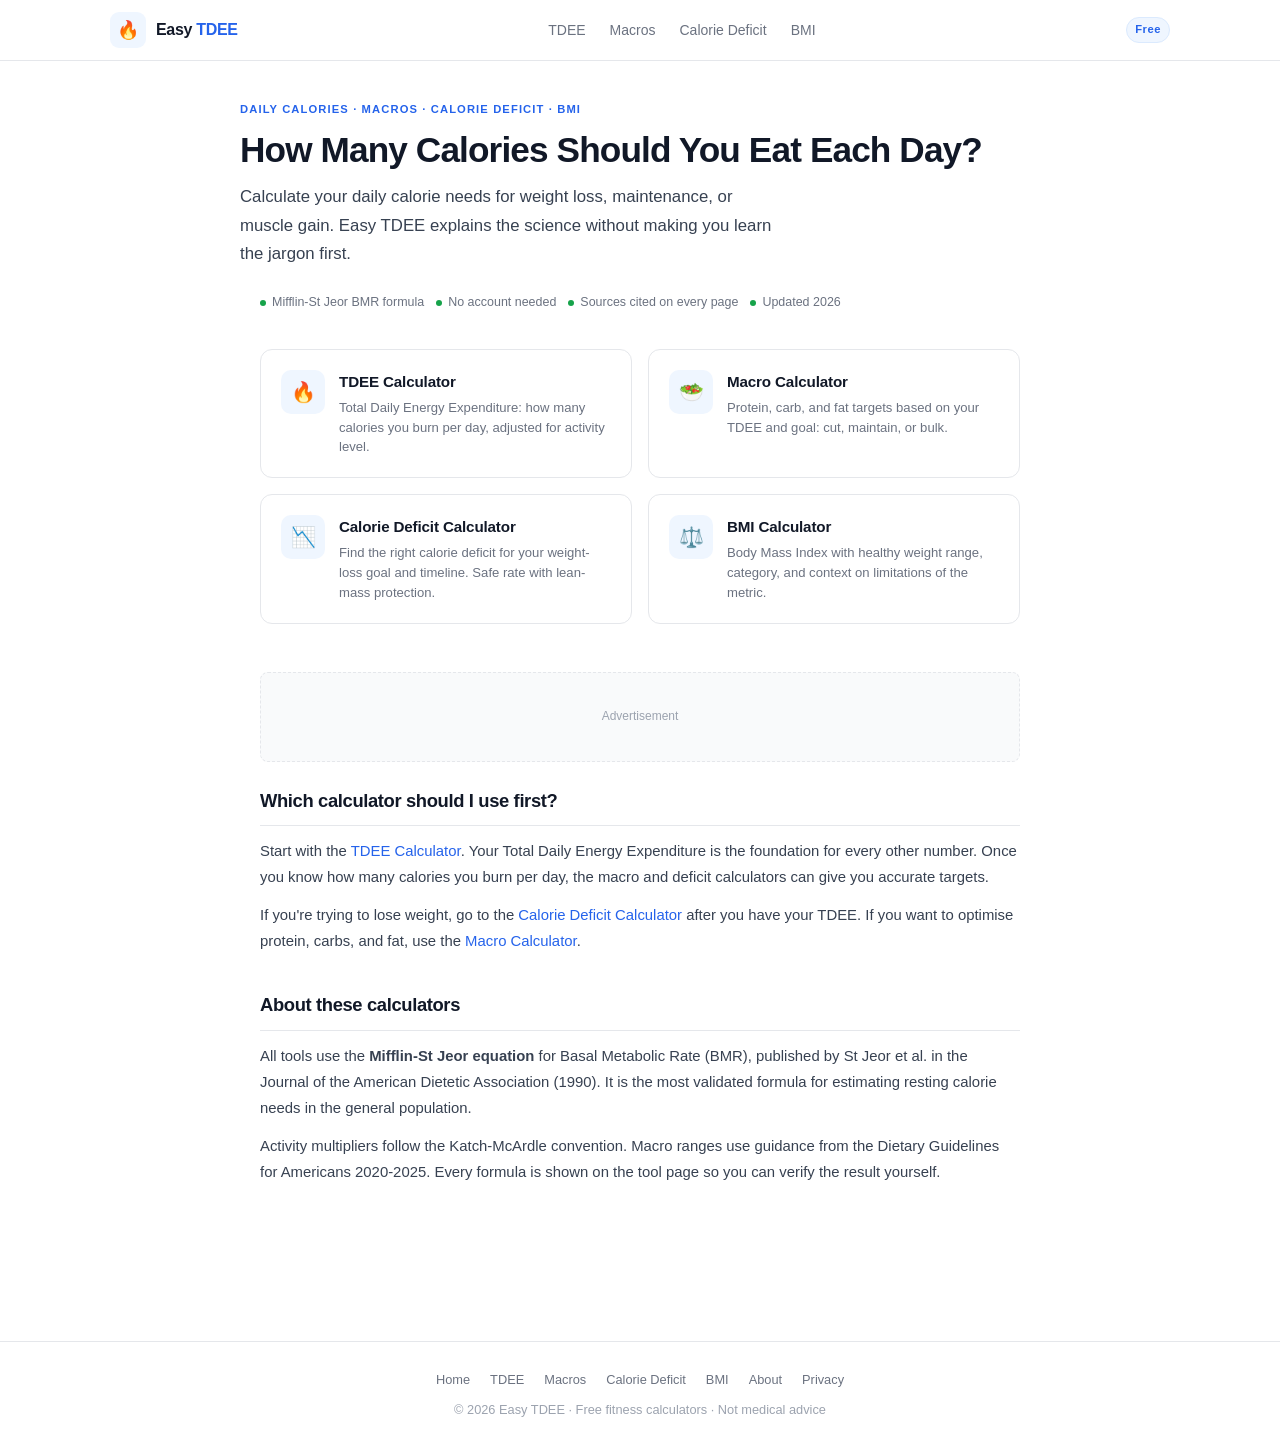
<file: index.html>
<!doctype html>
<html lang="en">
<head>
  <meta charset="utf-8">
  <meta name="viewport" content="width=device-width, initial-scale=1">
  <title>Daily Calorie & TDEE Calculator | Easy TDEE</title>
  <meta name="description" content="Find how many calories you need each day with free TDEE, macro, calorie deficit, and BMI calculators. Science-based, private, and no account required.">
  <link rel="canonical" href="https://easytdee.com/">
  <link rel="stylesheet" href="/css/style.css">
  <script type="application/ld+json">
  {
    "@context": "https://schema.org",
    "@type": "WebSite",
    "name": "Easy TDEE",
    "url": "https://easytdee.com/",
    "description": "Free TDEE and fitness calculators. Based on validated formulas with transparent methodology."
  }
  </script>
</head>
<body>
  <header>
    <div class="header-inner">
      <a class="brand" href="/">
        <div class="brand-icon">🔥</div>
        <span class="brand-name">Easy <span>TDEE</span></span>
      </a>
      <nav class="nav-links">
        <a href="/tdee-calculator.html">TDEE</a>
        <a href="/macro-calculator.html">Macros</a>
        <a href="/calorie-deficit-calculator.html">Calorie Deficit</a>
        <a href="/bmi-calculator.html">BMI</a>
      </nav>
      <span class="nav-tag">Free</span>
    </div>
  </header>

  <main class="container-wide">
    <section class="intro container">
      <div class="hero-eyebrow">Daily calories · Macros · Calorie deficit · BMI</div>
      <h1>How Many Calories Should You Eat Each Day?</h1>
      <p>Calculate your daily calorie needs for weight loss, maintenance, or muscle gain. Easy TDEE explains the science without making you learn the jargon first.</p>
    </section>

    <div class="container">
      <div class="trust-row">
        <span class="trust-badge">Mifflin-St Jeor BMR formula</span>
        <span class="trust-badge">No account needed</span>
        <span class="trust-badge">Sources cited on every page</span>
        <span class="trust-badge">Updated 2026</span>
      </div>

      <div class="tool-grid">
        <a href="/tdee-calculator.html" class="tool-card">
          <div class="tool-icon">🔥</div>
          <div>
            <h3>TDEE Calculator</h3>
            <p>Total Daily Energy Expenditure: how many calories you burn per day, adjusted for activity level.</p>
          </div>
        </a>
        <a href="/macro-calculator.html" class="tool-card">
          <div class="tool-icon">🥗</div>
          <div>
            <h3>Macro Calculator</h3>
            <p>Protein, carb, and fat targets based on your TDEE and goal: cut, maintain, or bulk.</p>
          </div>
        </a>
        <a href="/calorie-deficit-calculator.html" class="tool-card">
          <div class="tool-icon">📉</div>
          <div>
            <h3>Calorie Deficit Calculator</h3>
            <p>Find the right calorie deficit for your weight-loss goal and timeline. Safe rate with lean-mass protection.</p>
          </div>
        </a>
        <a href="/bmi-calculator.html" class="tool-card">
          <div class="tool-icon">⚖️</div>
          <div>
            <h3>BMI Calculator</h3>
            <p>Body Mass Index with healthy weight range, category, and context on limitations of the metric.</p>
          </div>
        </a>
      </div>

      <!-- Ad unit: leaderboard -->
      <div class="ad-unit">Advertisement</div>

      <section class="content-section">
        <h2>Which calculator should I use first?</h2>
        <p>Start with the <a href="/tdee-calculator.html">TDEE Calculator</a>. Your Total Daily Energy Expenditure is the foundation for every other number. Once you know how many calories you burn per day, the macro and deficit calculators can give you accurate targets.</p>
        <p>If you're trying to lose weight, go to the <a href="/calorie-deficit-calculator.html">Calorie Deficit Calculator</a> after you have your TDEE. If you want to optimise protein, carbs, and fat, use the <a href="/macro-calculator.html">Macro Calculator</a>.</p>
      </section>

      <section class="content-section">
        <h2>About these calculators</h2>
        <p>All tools use the <strong>Mifflin-St Jeor equation</strong> for Basal Metabolic Rate (BMR), published by St Jeor et al. in the Journal of the American Dietetic Association (1990). It is the most validated formula for estimating resting calorie needs in the general population.</p>
        <p>Activity multipliers follow the Katch-McArdle convention. Macro ranges use guidance from the Dietary Guidelines for Americans 2020-2025. Every formula is shown on the tool page so you can verify the result yourself.</p>
      </section>
    </div>
  </main>

  <footer>
    <nav>
      <a href="/">Home</a>
      <a href="/tdee-calculator.html">TDEE</a>
      <a href="/macro-calculator.html">Macros</a>
      <a href="/calorie-deficit-calculator.html">Calorie Deficit</a>
      <a href="/bmi-calculator.html">BMI</a>
      <a href="/about.html">About</a>
      <a href="/privacy.html">Privacy</a>
    </nav>
    <p>© 2026 Easy TDEE · Free fitness calculators · Not medical advice</p>
  </footer>
</body>
</html>
</file>
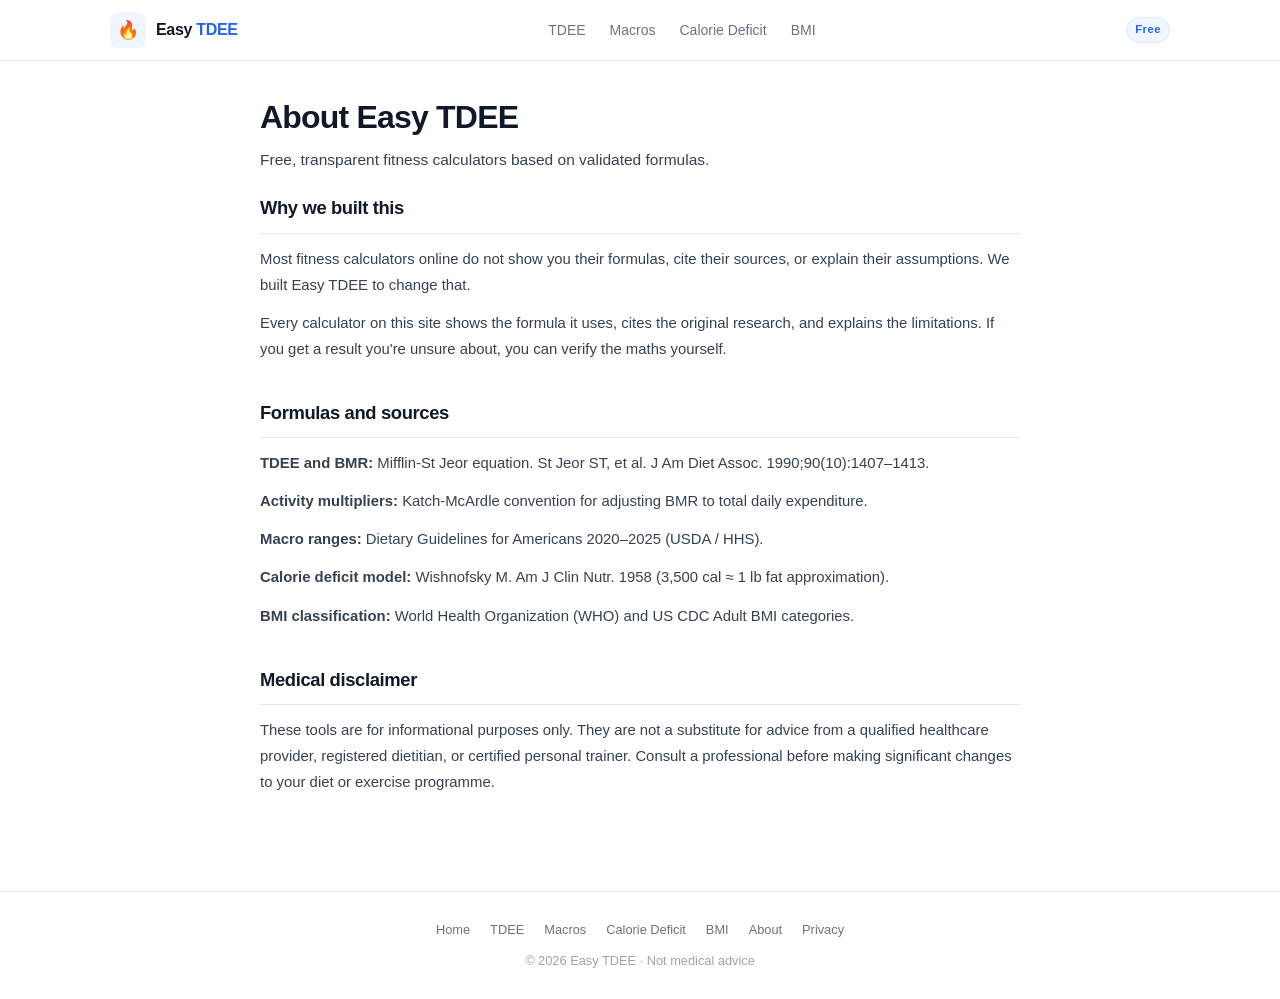
<file: about.html>
<!doctype html>
<html lang="en">
<head>
  <meta charset="utf-8">
  <meta name="viewport" content="width=device-width, initial-scale=1">
  <title>About — Easy TDEE</title>
  <meta name="description" content="About Easy TDEE. Free fitness calculators using validated formulas. No account required. Sources cited on every page.">
  <link rel="canonical" href="https://easytdee.com/about.html">
  <link rel="stylesheet" href="/css/style.css">
</head>
<body>
  <header>
    <div class="header-inner">
      <a class="brand" href="/">
        <div class="brand-icon">🔥</div>
        <span class="brand-name">Easy <span>TDEE</span></span>
      </a>
      <nav class="nav-links">
        <a href="/tdee-calculator.html">TDEE</a>
        <a href="/macro-calculator.html">Macros</a>
        <a href="/calorie-deficit-calculator.html">Calorie Deficit</a>
        <a href="/bmi-calculator.html">BMI</a>
      </nav>
      <span class="nav-tag">Free</span>
    </div>
  </header>

  <main class="container">
    <section class="page-intro">
      <h1>About Easy TDEE</h1>
      <p>Free, transparent fitness calculators based on validated formulas.</p>
    </section>

    <section class="content-section">
      <h2>Why we built this</h2>
      <p>Most fitness calculators online do not show you their formulas, cite their sources, or explain their assumptions. We built Easy TDEE to change that.</p>
      <p>Every calculator on this site shows the formula it uses, cites the original research, and explains the limitations. If you get a result you're unsure about, you can verify the maths yourself.</p>
    </section>

    <section class="content-section">
      <h2>Formulas and sources</h2>
      <p><strong>TDEE and BMR:</strong> Mifflin-St Jeor equation. St Jeor ST, et al. J Am Diet Assoc. 1990;90(10):1407–1413.</p>
      <p><strong>Activity multipliers:</strong> Katch-McArdle convention for adjusting BMR to total daily expenditure.</p>
      <p><strong>Macro ranges:</strong> Dietary Guidelines for Americans 2020–2025 (USDA / HHS).</p>
      <p><strong>Calorie deficit model:</strong> Wishnofsky M. Am J Clin Nutr. 1958 (3,500 cal ≈ 1 lb fat approximation).</p>
      <p><strong>BMI classification:</strong> World Health Organization (WHO) and US CDC Adult BMI categories.</p>
    </section>

    <section class="content-section">
      <h2>Medical disclaimer</h2>
      <p>These tools are for informational purposes only. They are not a substitute for advice from a qualified healthcare provider, registered dietitian, or certified personal trainer. Consult a professional before making significant changes to your diet or exercise programme.</p>
    </section>
  </main>

  <footer>
    <nav>
      <a href="/">Home</a>
      <a href="/tdee-calculator.html">TDEE</a>
      <a href="/macro-calculator.html">Macros</a>
      <a href="/calorie-deficit-calculator.html">Calorie Deficit</a>
      <a href="/bmi-calculator.html">BMI</a>
      <a href="/about.html">About</a>
      <a href="/privacy.html">Privacy</a>
    </nav>
    <p>© 2026 Easy TDEE · Not medical advice</p>
  </footer>
</body>
</html>
</file>
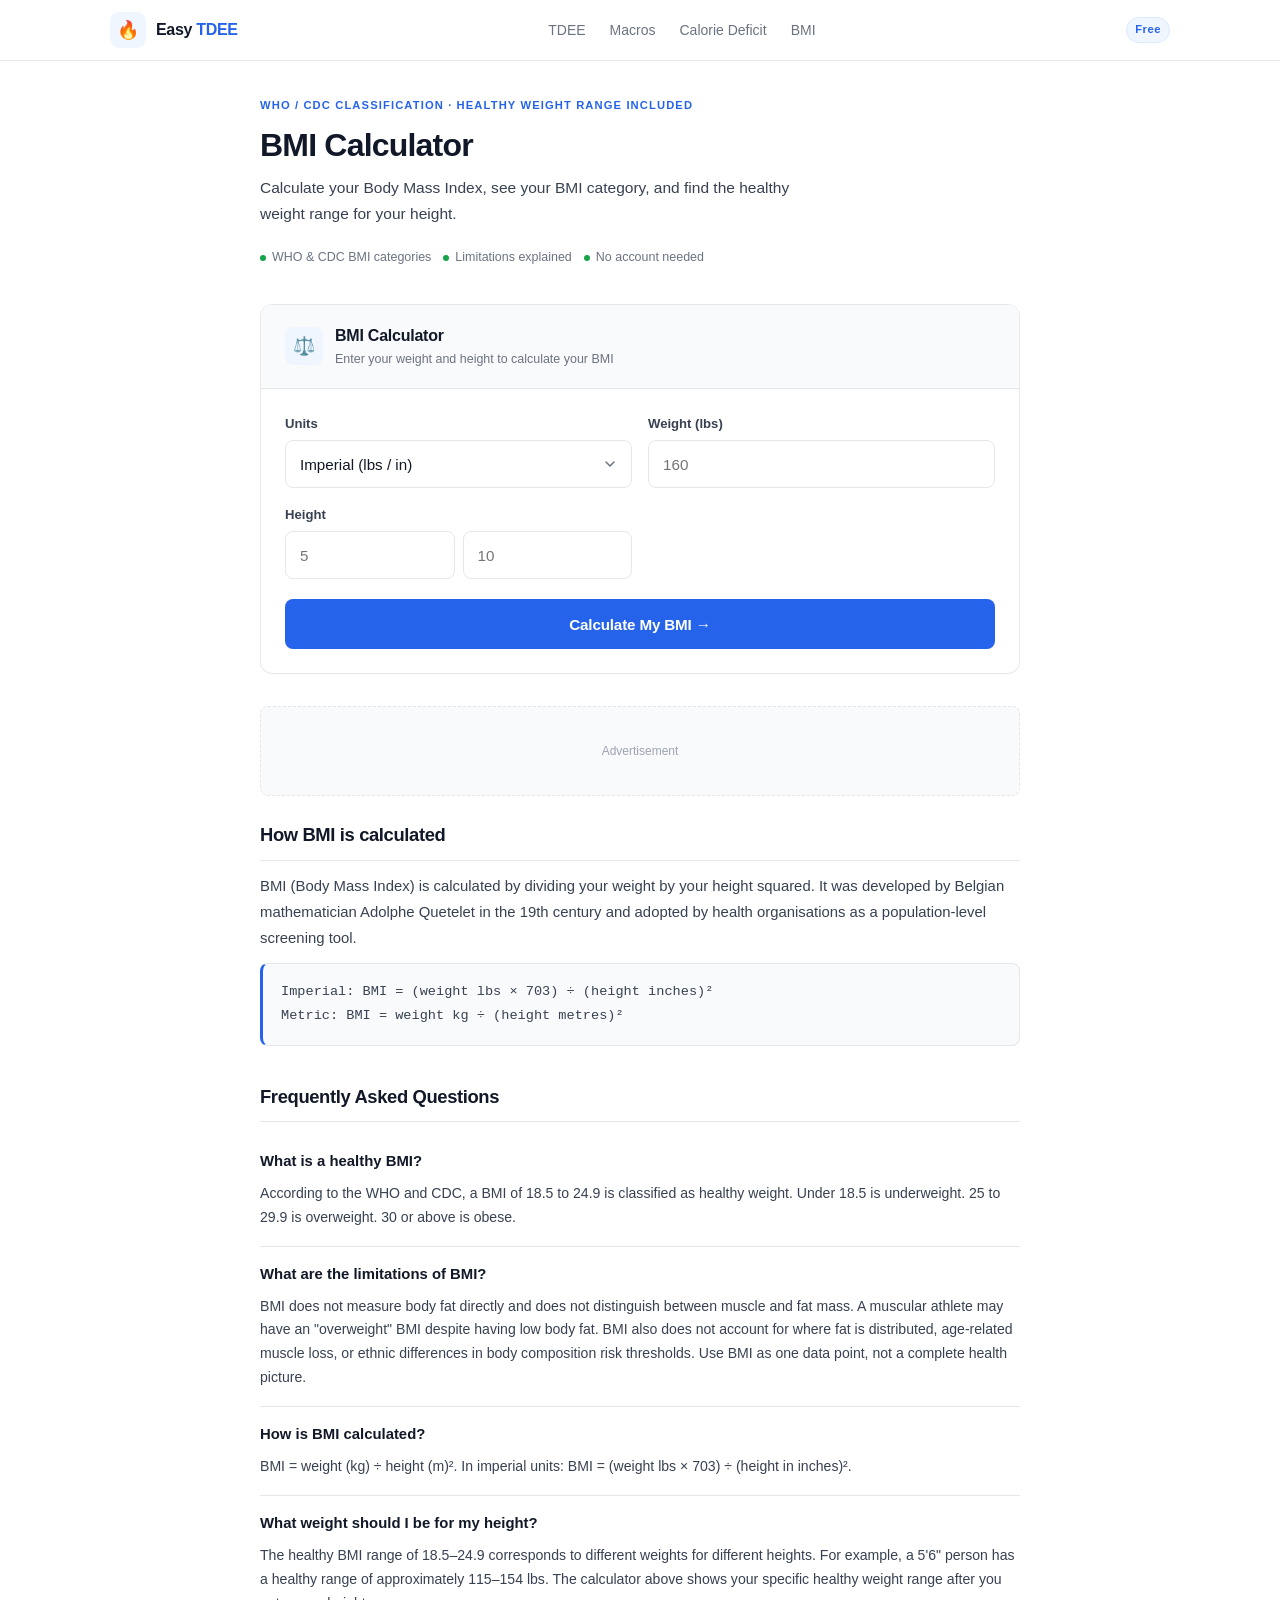
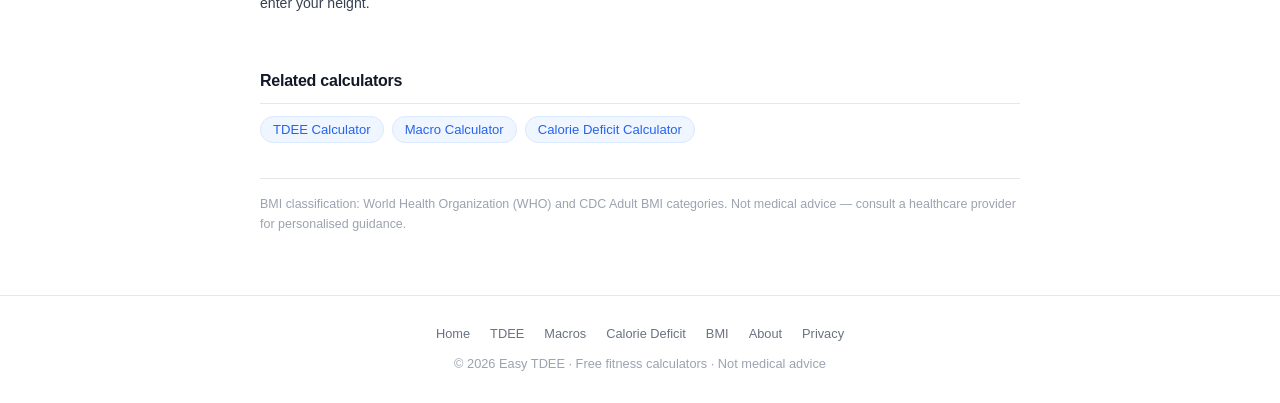
<file: bmi-calculator.html>
<!doctype html>
<html lang="en">
<head>
  <meta charset="utf-8">
  <meta name="viewport" content="width=device-width, initial-scale=1">
  <title>BMI Calculator 2026 — Body Mass Index with Healthy Weight Range</title>
  <meta name="description" content="Calculate your BMI (Body Mass Index) and see your healthy weight range. Includes BMI category, limitations of the metric, and what BMI means for your health.">
  <link rel="canonical" href="https://easytdee.com/bmi-calculator.html">
  <link rel="stylesheet" href="/css/style.css">
  <script type="application/ld+json">
  {
    "@context": "https://schema.org",
    "@type": "WebApplication",
    "name": "BMI Calculator",
    "url": "https://easytdee.com/bmi-calculator.html",
    "applicationCategory": "HealthApplication",
    "operatingSystem": "All",
    "description": "Free BMI calculator with healthy weight range and category. Includes context on limitations of BMI.",
    "offers": { "@type": "Offer", "price": "0", "priceCurrency": "USD" }
  }
  </script>
  <script type="application/ld+json">
  {
    "@context": "https://schema.org",
    "@type": "FAQPage",
    "mainEntity": [
      {
        "@type": "Question",
        "name": "What is a healthy BMI?",
        "acceptedAnswer": {
          "@type": "Answer",
          "text": "According to the World Health Organization and CDC, a BMI of 18.5 to 24.9 is classified as healthy weight. A BMI under 18.5 is classified as underweight. A BMI of 25 to 29.9 is overweight. A BMI of 30 or above is classified as obese."
        }
      },
      {
        "@type": "Question",
        "name": "What are the limitations of BMI?",
        "acceptedAnswer": {
          "@type": "Answer",
          "text": "BMI does not measure body fat directly. It does not distinguish between muscle and fat mass. A muscular athlete may have a 'overweight' BMI despite having low body fat. BMI also does not account for where fat is distributed (visceral vs subcutaneous), age-related muscle loss, or ethnic differences in body composition risk thresholds."
        }
      },
      {
        "@type": "Question",
        "name": "How is BMI calculated?",
        "acceptedAnswer": {
          "@type": "Answer",
          "text": "BMI is calculated by dividing weight in kilograms by height in metres squared. In imperial units: BMI = (weight in pounds × 703) ÷ (height in inches squared)."
        }
      },
      {
        "@type": "Question",
        "name": "What weight should I be for my height?",
        "acceptedAnswer": {
          "@type": "Answer",
          "text": "The healthy BMI range of 18.5–24.9 translates to different weights depending on height. For example, a person who is 5 feet 6 inches (168 cm) tall has a healthy weight range of approximately 115–154 lbs (52–70 kg). The BMI calculator above shows the healthy weight range for your specific height."
        }
      }
    ]
  }
  </script>
</head>
<body>
  <header>
    <div class="header-inner">
      <a class="brand" href="/">
        <div class="brand-icon">🔥</div>
        <span class="brand-name">Easy <span>TDEE</span></span>
      </a>
      <nav class="nav-links">
        <a href="/tdee-calculator.html">TDEE</a>
        <a href="/macro-calculator.html">Macros</a>
        <a href="/calorie-deficit-calculator.html">Calorie Deficit</a>
        <a href="/bmi-calculator.html">BMI</a>
      </nav>
      <span class="nav-tag">Free</span>
    </div>
  </header>

  <main class="container">
    <section class="page-intro">
      <div class="hero-eyebrow">WHO / CDC classification · Healthy weight range included</div>
      <h1>BMI Calculator</h1>
      <p>Calculate your Body Mass Index, see your BMI category, and find the healthy weight range for your height.</p>
    </section>

    <div class="trust-row">
      <span class="trust-badge">WHO & CDC BMI categories</span>
      <span class="trust-badge">Limitations explained</span>
      <span class="trust-badge">No account needed</span>
    </div>

    <div class="calc-card">
      <div class="calc-header">
        <div class="calc-header-icon">⚖️</div>
        <div>
          <h2>BMI Calculator</h2>
          <p>Enter your weight and height to calculate your BMI</p>
        </div>
      </div>
      <div class="calc-body">
        <form onsubmit="return false;">
          <div class="form-grid">
            <div class="form-group">
              <label for="bmiUnits">Units</label>
              <div class="select-wrap">
                <select id="bmiUnits" onchange="toggleBmiUnits()">
                  <option value="imperial">Imperial (lbs / in)</option>
                  <option value="metric">Metric (kg / cm)</option>
                </select>
              </div>
            </div>

            <div class="form-group">
              <label for="bmiWeight" id="bmiWeightLabel">Weight (lbs)</label>
              <input type="number" id="bmiWeight" min="50" max="700" placeholder="160" inputmode="decimal">
            </div>

            <div class="form-group" id="bmiHeightGroup">
              <label id="bmiHeightLabel">Height</label>
              <div style="display:flex;gap:8px;" id="bmiImperialHeight">
                <input type="number" id="bmiHeightFt" min="3" max="8" placeholder="5" style="width:50%;" inputmode="numeric">
                <input type="number" id="bmiHeightIn" min="0" max="11" placeholder="10" style="width:50%;" inputmode="numeric">
              </div>
              <input type="number" id="bmiHeightCm" min="100" max="250" placeholder="178" style="display:none;" inputmode="numeric">
            </div>
          </div>

          <button class="btn" onclick="calculateBMI()">Calculate My BMI →</button>
        </form>

        <div class="result-box" id="resultBox">
          <div class="result-headline">Your BMI</div>
          <div class="result-number" id="bmiResult">—</div>
          <div class="result-unit" id="bmiCategory">—</div>

          <div class="result-breakdown">
            <div class="breakdown-row">
              <span class="breakdown-label">Underweight</span>
              <span class="breakdown-value">Below 18.5</span>
            </div>
            <div class="breakdown-row">
              <span class="breakdown-label">Healthy weight</span>
              <span class="breakdown-value">18.5 – 24.9</span>
            </div>
            <div class="breakdown-row">
              <span class="breakdown-label">Overweight</span>
              <span class="breakdown-value">25.0 – 29.9</span>
            </div>
            <div class="breakdown-row">
              <span class="breakdown-label">Obese</span>
              <span class="breakdown-value">30.0 and above</span>
            </div>
            <div class="breakdown-row">
              <span class="breakdown-label">Healthy weight range for your height</span>
              <span class="breakdown-value" id="healthyRange">—</span>
            </div>
          </div>
        </div>
      </div>
    </div>

    <div class="ad-unit">Advertisement</div>

    <section class="content-section">
      <h2>How BMI is calculated</h2>
      <p>BMI (Body Mass Index) is calculated by dividing your weight by your height squared. It was developed by Belgian mathematician Adolphe Quetelet in the 19th century and adopted by health organisations as a population-level screening tool.</p>

      <div class="formula-box">
        Imperial: BMI = (weight lbs × 703) ÷ (height inches)²<br>
        Metric:   BMI = weight kg ÷ (height metres)²
      </div>
    </section>

    <section class="content-section">
      <h2>Frequently Asked Questions</h2>
      <ul class="faq-list">
        <li class="faq-item">
          <div class="faq-question">What is a healthy BMI?</div>
          <div class="faq-answer">According to the WHO and CDC, a BMI of 18.5 to 24.9 is classified as healthy weight. Under 18.5 is underweight. 25 to 29.9 is overweight. 30 or above is obese.</div>
        </li>
        <li class="faq-item">
          <div class="faq-question">What are the limitations of BMI?</div>
          <div class="faq-answer">BMI does not measure body fat directly and does not distinguish between muscle and fat mass. A muscular athlete may have an "overweight" BMI despite having low body fat. BMI also does not account for where fat is distributed, age-related muscle loss, or ethnic differences in body composition risk thresholds. Use BMI as one data point, not a complete health picture.</div>
        </li>
        <li class="faq-item">
          <div class="faq-question">How is BMI calculated?</div>
          <div class="faq-answer">BMI = weight (kg) ÷ height (m)². In imperial units: BMI = (weight lbs × 703) ÷ (height in inches)².</div>
        </li>
        <li class="faq-item">
          <div class="faq-question">What weight should I be for my height?</div>
          <div class="faq-answer">The healthy BMI range of 18.5–24.9 corresponds to different weights for different heights. For example, a 5'6" person has a healthy range of approximately 115–154 lbs. The calculator above shows your specific healthy weight range after you enter your height.</div>
        </li>
      </ul>
    </section>

    <section class="related-tools content-section">
      <h2>Related calculators</h2>
      <ul class="related-list">
        <li><a href="/tdee-calculator.html">TDEE Calculator</a></li>
        <li><a href="/macro-calculator.html">Macro Calculator</a></li>
        <li><a href="/calorie-deficit-calculator.html">Calorie Deficit Calculator</a></li>
      </ul>
    </section>

    <p class="source-note">
      BMI classification: World Health Organization (WHO) and CDC Adult BMI categories.
      Not medical advice — consult a healthcare provider for personalised guidance.
    </p>
  </main>

  <footer>
    <nav>
      <a href="/">Home</a>
      <a href="/tdee-calculator.html">TDEE</a>
      <a href="/macro-calculator.html">Macros</a>
      <a href="/calorie-deficit-calculator.html">Calorie Deficit</a>
      <a href="/bmi-calculator.html">BMI</a>
      <a href="/about.html">About</a>
      <a href="/privacy.html">Privacy</a>
    </nav>
    <p>© 2026 Easy TDEE · Free fitness calculators · Not medical advice</p>
  </footer>

  <script>
    function toggleBmiUnits() {
      const u = document.getElementById('bmiUnits').value;
      const isImperial = u === 'imperial';
      document.getElementById('bmiWeightLabel').textContent = isImperial ? 'Weight (lbs)' : 'Weight (kg)';
      document.getElementById('bmiImperialHeight').style.display = isImperial ? 'flex' : 'none';
      document.getElementById('bmiHeightCm').style.display = isImperial ? 'none' : 'block';
      document.getElementById('bmiWeight').placeholder = isImperial ? '160' : '73';
    }

    function calculateBMI() {
      const units = document.getElementById('bmiUnits').value;
      let weightKg, heightM;

      if (units === 'imperial') {
        const lbs = parseFloat(document.getElementById('bmiWeight').value);
        const ft = parseFloat(document.getElementById('bmiHeightFt').value) || 0;
        const ins = parseFloat(document.getElementById('bmiHeightIn').value) || 0;
        const totalInches = ft * 12 + ins;
        if (!lbs || !totalInches) { alert('Please fill in all fields.'); return; }
        weightKg = lbs / 2.20462;
        heightM = totalInches * 0.0254;
      } else {
        weightKg = parseFloat(document.getElementById('bmiWeight').value);
        const cm = parseFloat(document.getElementById('bmiHeightCm').value);
        if (!weightKg || !cm) { alert('Please fill in all fields.'); return; }
        heightM = cm / 100;
      }

      const bmi = weightKg / (heightM * heightM);

      let category;
      if (bmi < 18.5) category = 'Underweight';
      else if (bmi < 25) category = 'Healthy weight';
      else if (bmi < 30) category = 'Overweight';
      else category = 'Obese';

      // Healthy weight range for this height
      const minKg = 18.5 * heightM * heightM;
      const maxKg = 24.9 * heightM * heightM;
      let rangeStr;
      if (units === 'imperial') {
        rangeStr = Math.round(minKg * 2.20462) + ' – ' + Math.round(maxKg * 2.20462) + ' lbs';
      } else {
        rangeStr = Math.round(minKg) + ' – ' + Math.round(maxKg) + ' kg';
      }

      document.getElementById('bmiResult').textContent = bmi.toFixed(1);
      document.getElementById('bmiCategory').textContent = category;
      document.getElementById('healthyRange').textContent = rangeStr;

      const box = document.getElementById('resultBox');
      box.classList.add('visible');
      box.scrollIntoView({ behavior: 'smooth', block: 'nearest' });
    }
  </script>
</body>
</html>
</file>
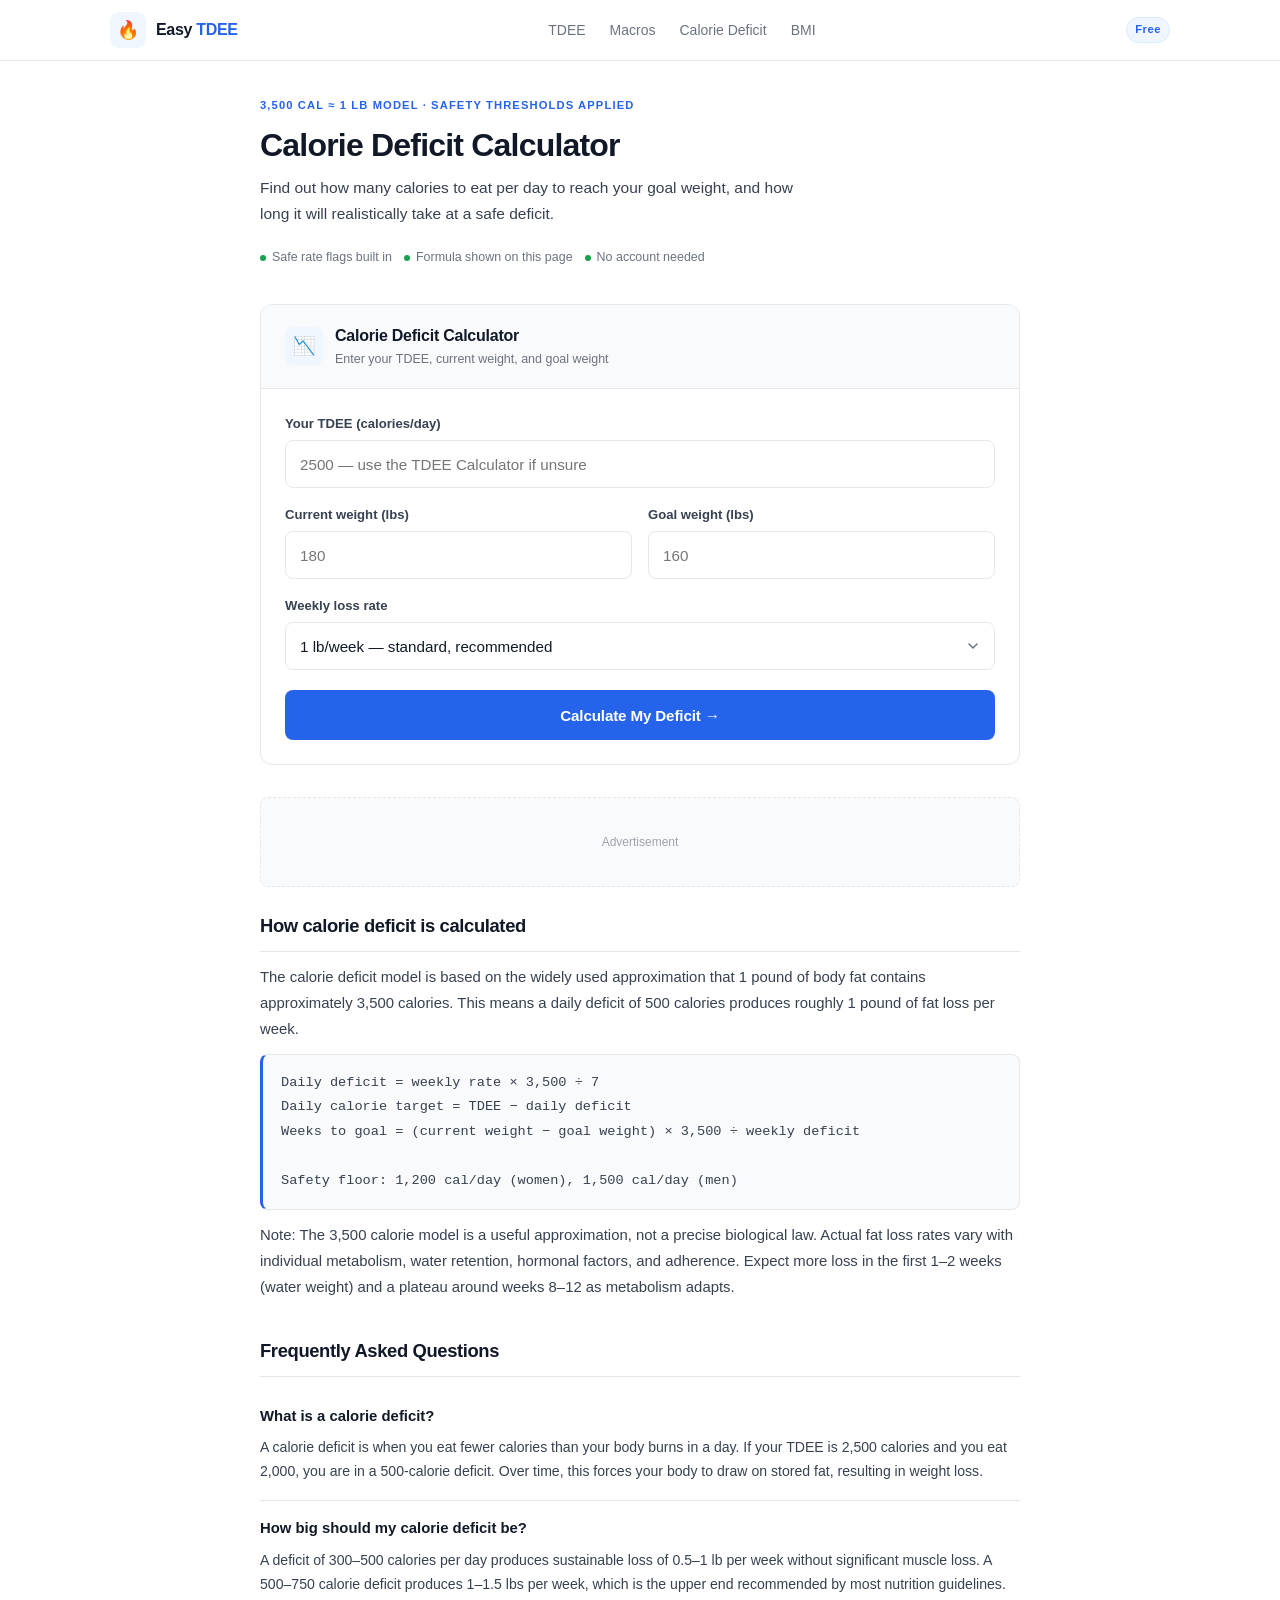
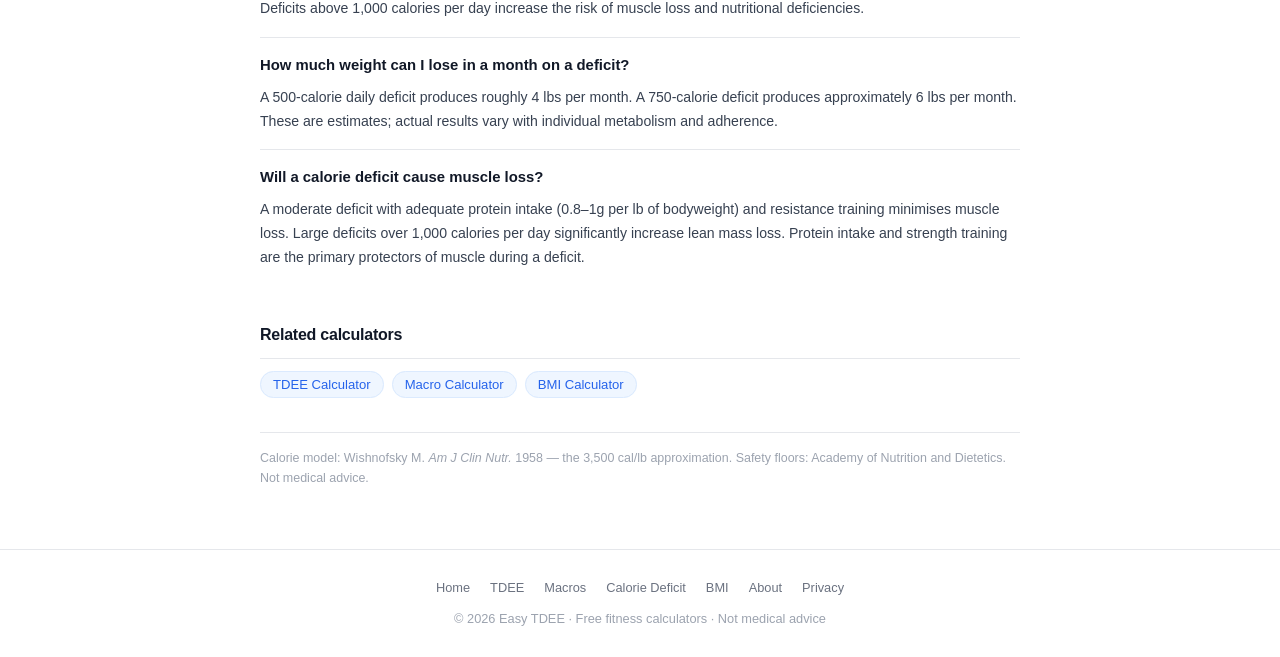
<file: calorie-deficit-calculator.html>
<!doctype html>
<html lang="en">
<head>
  <meta charset="utf-8">
  <meta name="viewport" content="width=device-width, initial-scale=1">
  <title>Calorie Deficit Calculator 2026 — Safe Weight Loss Rate</title>
  <meta name="description" content="Find the right calorie deficit for your weight loss goal and timeline. Shows weekly loss rate, time to goal, and whether the deficit is safe. Free, no account required.">
  <link rel="canonical" href="https://easytdee.com/calorie-deficit-calculator.html">
  <link rel="stylesheet" href="/css/style.css">
  <script type="application/ld+json">
  {
    "@context": "https://schema.org",
    "@type": "WebApplication",
    "name": "Calorie Deficit Calculator",
    "url": "https://easytdee.com/calorie-deficit-calculator.html",
    "applicationCategory": "HealthApplication",
    "operatingSystem": "All",
    "description": "Free calorie deficit calculator. Find the right daily calorie target for your weight loss goal and timeline.",
    "offers": { "@type": "Offer", "price": "0", "priceCurrency": "USD" }
  }
  </script>
  <script type="application/ld+json">
  {
    "@context": "https://schema.org",
    "@type": "FAQPage",
    "mainEntity": [
      {
        "@type": "Question",
        "name": "What is a calorie deficit?",
        "acceptedAnswer": {
          "@type": "Answer",
          "text": "A calorie deficit is when you eat fewer calories than your body burns in a day. If your TDEE (Total Daily Energy Expenditure) is 2,500 calories and you eat 2,000, you are in a 500-calorie deficit. Over time, this forces your body to draw on stored fat for energy, resulting in weight loss."
        }
      },
      {
        "@type": "Question",
        "name": "How big should my calorie deficit be?",
        "acceptedAnswer": {
          "@type": "Answer",
          "text": "A deficit of 300–500 calories per day produces sustainable weight loss of 0.5–1 lb per week without significant muscle loss. A 500–750 calorie deficit per day produces 1–1.5 lbs per week, which is the upper end recommended by most nutrition guidelines. Deficits above 1,000 calories per day increase the risk of muscle loss and nutritional deficiencies."
        }
      },
      {
        "@type": "Question",
        "name": "How much weight can I lose in a month with a calorie deficit?",
        "acceptedAnswer": {
          "@type": "Answer",
          "text": "A 500-calorie daily deficit produces roughly 4 lbs of fat loss per month (3,500 calories ≈ 1 lb of fat). A 750-calorie deficit produces approximately 6 lbs per month. These are estimates based on the 3,500 calorie per pound model; actual results vary with individual metabolism, water retention, and adherence."
        }
      },
      {
        "@type": "Question",
        "name": "Will a calorie deficit cause muscle loss?",
        "acceptedAnswer": {
          "@type": "Answer",
          "text": "A moderate deficit (300–500 calories below TDEE) with adequate protein intake (0.8–1g per lb of bodyweight) and resistance training minimises muscle loss. Large deficits (over 1,000 calories per day) significantly increase the risk of losing lean mass. Protein intake and strength training are the two primary protectors of muscle during a deficit."
        }
      }
    ]
  }
  </script>
</head>
<body>
  <header>
    <div class="header-inner">
      <a class="brand" href="/">
        <div class="brand-icon">🔥</div>
        <span class="brand-name">Easy <span>TDEE</span></span>
      </a>
      <nav class="nav-links">
        <a href="/tdee-calculator.html">TDEE</a>
        <a href="/macro-calculator.html">Macros</a>
        <a href="/calorie-deficit-calculator.html">Calorie Deficit</a>
        <a href="/bmi-calculator.html">BMI</a>
      </nav>
      <span class="nav-tag">Free</span>
    </div>
  </header>

  <main class="container">
    <section class="page-intro">
      <div class="hero-eyebrow">3,500 cal ≈ 1 lb model · Safety thresholds applied</div>
      <h1>Calorie Deficit Calculator</h1>
      <p>Find out how many calories to eat per day to reach your goal weight, and how long it will realistically take at a safe deficit.</p>
    </section>

    <div class="trust-row">
      <span class="trust-badge">Safe rate flags built in</span>
      <span class="trust-badge">Formula shown on this page</span>
      <span class="trust-badge">No account needed</span>
    </div>

    <div class="calc-card">
      <div class="calc-header">
        <div class="calc-header-icon">📉</div>
        <div>
          <h2>Calorie Deficit Calculator</h2>
          <p>Enter your TDEE, current weight, and goal weight</p>
        </div>
      </div>
      <div class="calc-body">
        <form onsubmit="return false;">
          <div class="form-grid">
            <div class="form-group full">
              <label for="tdee">Your TDEE (calories/day)</label>
              <input type="number" id="tdee" min="1000" max="8000" placeholder="2500 — use the TDEE Calculator if unsure" inputmode="numeric">
            </div>

            <div class="form-group">
              <label for="currentWeight">Current weight (lbs)</label>
              <input type="number" id="currentWeight" min="80" max="700" placeholder="180" inputmode="decimal">
            </div>

            <div class="form-group">
              <label for="goalWeight">Goal weight (lbs)</label>
              <input type="number" id="goalWeight" min="80" max="700" placeholder="160" inputmode="decimal">
            </div>

            <div class="form-group full">
              <label for="rate">Weekly loss rate</label>
              <div class="select-wrap">
                <select id="rate">
                  <option value="0.5">0.5 lb/week — conservative, easy to maintain</option>
                  <option value="1" selected>1 lb/week — standard, recommended</option>
                  <option value="1.5">1.5 lbs/week — faster, higher protein needed</option>
                  <option value="2">2 lbs/week — aggressive, maximum safe rate</option>
                </select>
              </div>
            </div>
          </div>

          <button class="btn" onclick="calculateDeficit()">Calculate My Deficit →</button>
        </form>

        <div class="result-box" id="resultBox">
          <div class="result-headline">Your Daily Calorie Target</div>
          <div class="result-number" id="targetCalories">—</div>
          <div class="result-unit">calories per day</div>

          <div class="result-breakdown">
            <div class="breakdown-row">
              <span class="breakdown-label">Daily calorie deficit</span>
              <span class="breakdown-value" id="dailyDeficit">—</span>
            </div>
            <div class="breakdown-row">
              <span class="breakdown-label">Weekly calorie deficit</span>
              <span class="breakdown-value" id="weeklyDeficit">—</span>
            </div>
            <div class="breakdown-row">
              <span class="breakdown-label">Weight to lose</span>
              <span class="breakdown-value" id="weightToLose">—</span>
            </div>
            <div class="breakdown-row">
              <span class="breakdown-label">Estimated time to goal</span>
              <span class="breakdown-value" id="timeToGoal">—</span>
            </div>
            <div class="breakdown-row">
              <span class="breakdown-label">Safety rating</span>
              <span class="breakdown-value" id="safetyRating">—</span>
            </div>
          </div>
        </div>
      </div>
    </div>

    <div class="ad-unit">Advertisement</div>

    <section class="content-section">
      <h2>How calorie deficit is calculated</h2>
      <p>The calorie deficit model is based on the widely used approximation that 1 pound of body fat contains approximately 3,500 calories. This means a daily deficit of 500 calories produces roughly 1 pound of fat loss per week.</p>

      <div class="formula-box">
        Daily deficit = weekly rate × 3,500 ÷ 7<br>
        Daily calorie target = TDEE − daily deficit<br>
        Weeks to goal = (current weight − goal weight) × 3,500 ÷ weekly deficit<br><br>
        Safety floor: 1,200 cal/day (women), 1,500 cal/day (men)
      </div>

      <p>Note: The 3,500 calorie model is a useful approximation, not a precise biological law. Actual fat loss rates vary with individual metabolism, water retention, hormonal factors, and adherence. Expect more loss in the first 1–2 weeks (water weight) and a plateau around weeks 8–12 as metabolism adapts.</p>
    </section>

    <section class="content-section">
      <h2>Frequently Asked Questions</h2>
      <ul class="faq-list">
        <li class="faq-item">
          <div class="faq-question">What is a calorie deficit?</div>
          <div class="faq-answer">A calorie deficit is when you eat fewer calories than your body burns in a day. If your TDEE is 2,500 calories and you eat 2,000, you are in a 500-calorie deficit. Over time, this forces your body to draw on stored fat, resulting in weight loss.</div>
        </li>
        <li class="faq-item">
          <div class="faq-question">How big should my calorie deficit be?</div>
          <div class="faq-answer">A deficit of 300–500 calories per day produces sustainable loss of 0.5–1 lb per week without significant muscle loss. A 500–750 calorie deficit produces 1–1.5 lbs per week, which is the upper end recommended by most nutrition guidelines. Deficits above 1,000 calories per day increase the risk of muscle loss and nutritional deficiencies.</div>
        </li>
        <li class="faq-item">
          <div class="faq-question">How much weight can I lose in a month on a deficit?</div>
          <div class="faq-answer">A 500-calorie daily deficit produces roughly 4 lbs per month. A 750-calorie deficit produces approximately 6 lbs per month. These are estimates; actual results vary with individual metabolism and adherence.</div>
        </li>
        <li class="faq-item">
          <div class="faq-question">Will a calorie deficit cause muscle loss?</div>
          <div class="faq-answer">A moderate deficit with adequate protein intake (0.8–1g per lb of bodyweight) and resistance training minimises muscle loss. Large deficits over 1,000 calories per day significantly increase lean mass loss. Protein intake and strength training are the primary protectors of muscle during a deficit.</div>
        </li>
      </ul>
    </section>

    <section class="related-tools content-section">
      <h2>Related calculators</h2>
      <ul class="related-list">
        <li><a href="/tdee-calculator.html">TDEE Calculator</a></li>
        <li><a href="/macro-calculator.html">Macro Calculator</a></li>
        <li><a href="/bmi-calculator.html">BMI Calculator</a></li>
      </ul>
    </section>

    <p class="source-note">
      Calorie model: Wishnofsky M. <em>Am J Clin Nutr.</em> 1958 — the 3,500 cal/lb approximation.
      Safety floors: Academy of Nutrition and Dietetics. Not medical advice.
    </p>
  </main>

  <footer>
    <nav>
      <a href="/">Home</a>
      <a href="/tdee-calculator.html">TDEE</a>
      <a href="/macro-calculator.html">Macros</a>
      <a href="/calorie-deficit-calculator.html">Calorie Deficit</a>
      <a href="/bmi-calculator.html">BMI</a>
      <a href="/about.html">About</a>
      <a href="/privacy.html">Privacy</a>
    </nav>
    <p>© 2026 Easy TDEE · Free fitness calculators · Not medical advice</p>
  </footer>

  <script>
    function calculateDeficit() {
      const tdee = parseFloat(document.getElementById('tdee').value);
      const current = parseFloat(document.getElementById('currentWeight').value);
      const goal = parseFloat(document.getElementById('goalWeight').value);
      const rate = parseFloat(document.getElementById('rate').value);

      if (!tdee || isNaN(tdee)) { alert('Please enter your TDEE. Use the TDEE Calculator if you need help.'); return; }
      if (!current || !goal || isNaN(current) || isNaN(goal)) { alert('Please enter both current and goal weight.'); return; }
      if (goal >= current) { alert('Goal weight should be less than current weight for a deficit.'); return; }

      const dailyDeficit = Math.round(rate * 3500 / 7);
      const targetCal = Math.round(tdee - dailyDeficit);
      const weeklyDeficit = dailyDeficit * 7;
      const weightToLose = current - goal;
      const weeksToGoal = Math.round((weightToLose * 3500) / weeklyDeficit);

      let safety;
      if (targetCal < 1200) safety = '⚠️ Below safe minimum — increase target or reduce rate';
      else if (dailyDeficit > 1000) safety = '⚠️ Aggressive — ensure adequate protein and monitor energy';
      else if (dailyDeficit > 500) safety = '✓ Moderate-aggressive — sustainable with high protein';
      else safety = '✓ Safe and sustainable';

      const months = Math.round(weeksToGoal / 4.3);
      const timeStr = weeksToGoal < 5 ? weeksToGoal + ' weeks' : weeksToGoal < 13 ? weeksToGoal + ' weeks (~' + months + ' month' + (months > 1 ? 's' : '') + ')' : months + ' months (~' + weeksToGoal + ' weeks)';

      document.getElementById('targetCalories').textContent = Math.max(1200, targetCal).toLocaleString();
      document.getElementById('dailyDeficit').textContent = dailyDeficit.toLocaleString() + ' calories';
      document.getElementById('weeklyDeficit').textContent = weeklyDeficit.toLocaleString() + ' calories';
      document.getElementById('weightToLose').textContent = weightToLose.toFixed(1) + ' lbs';
      document.getElementById('timeToGoal').textContent = timeStr;
      document.getElementById('safetyRating').textContent = safety;

      const box = document.getElementById('resultBox');
      box.classList.add('visible');
      box.scrollIntoView({ behavior: 'smooth', block: 'nearest' });
    }
  </script>
</body>
</html>
</file>
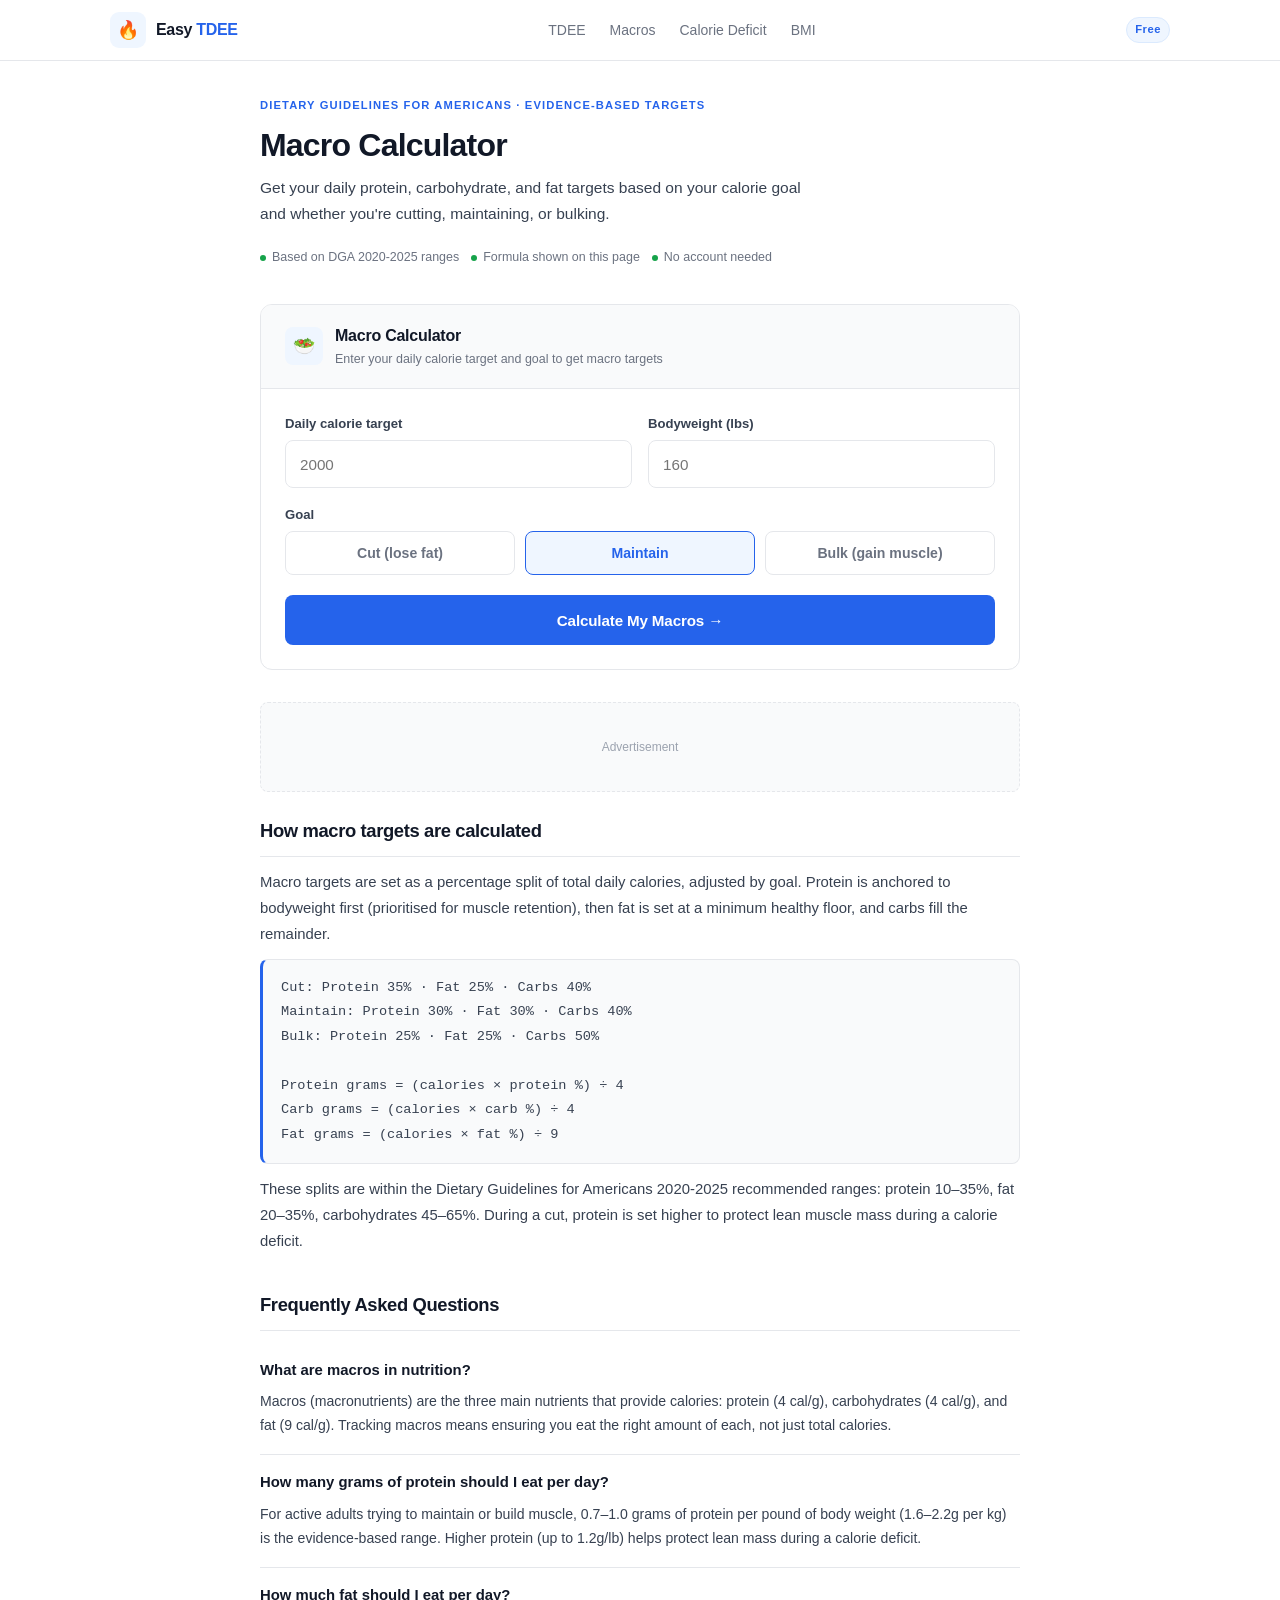
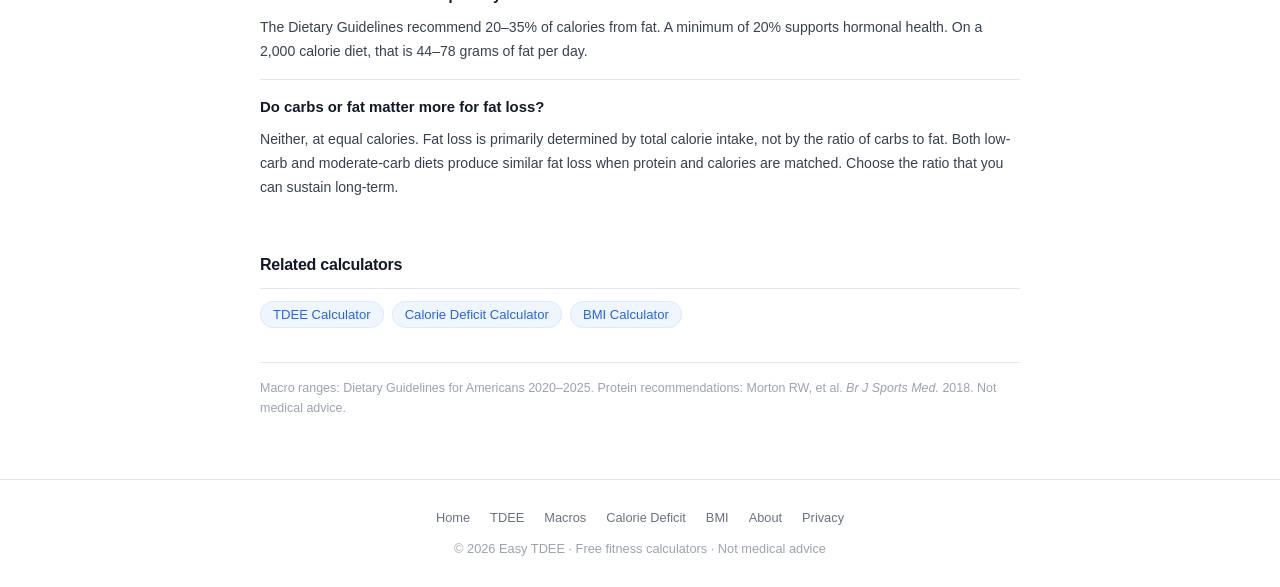
<file: macro-calculator.html>
<!doctype html>
<html lang="en">
<head>
  <meta charset="utf-8">
  <meta name="viewport" content="width=device-width, initial-scale=1">
  <title>Macro Calculator 2026 — Protein, Carbs & Fat Targets</title>
  <meta name="description" content="Calculate your daily protein, carbohydrate, and fat targets based on your TDEE and goal. Choose cut, maintain, or bulk. Free, no account required.">
  <link rel="canonical" href="https://easytdee.com/macro-calculator.html">
  <link rel="stylesheet" href="/css/style.css">
  <script type="application/ld+json">
  {
    "@context": "https://schema.org",
    "@type": "WebApplication",
    "name": "Macro Calculator",
    "url": "https://easytdee.com/macro-calculator.html",
    "applicationCategory": "HealthApplication",
    "operatingSystem": "All",
    "description": "Free macro calculator. Find protein, carb, and fat targets based on your calorie goal and fitness objective.",
    "offers": { "@type": "Offer", "price": "0", "priceCurrency": "USD" }
  }
  </script>
  <script type="application/ld+json">
  {
    "@context": "https://schema.org",
    "@type": "FAQPage",
    "mainEntity": [
      {
        "@type": "Question",
        "name": "How many grams of protein should I eat per day?",
        "acceptedAnswer": {
          "@type": "Answer",
          "text": "For most active adults trying to maintain or build muscle, 0.7–1.0 grams of protein per pound of body weight per day (1.6–2.2g per kg) is the evidence-based range. Higher protein intake (up to 1.2g/lb) is beneficial during a calorie deficit to protect lean mass."
        }
      },
      {
        "@type": "Question",
        "name": "What are macros in nutrition?",
        "acceptedAnswer": {
          "@type": "Answer",
          "text": "Macros (macronutrients) are the three main nutrients that provide calories: protein (4 cal/g), carbohydrates (4 cal/g), and fat (9 cal/g). Tracking macros means ensuring you eat the right amount of each to support your goal, not just total calories."
        }
      },
      {
        "@type": "Question",
        "name": "What percentage of calories should come from protein?",
        "acceptedAnswer": {
          "@type": "Answer",
          "text": "The Dietary Guidelines for Americans recommend 10–35% of calories from protein. For active individuals trying to build or retain muscle, 25–35% is a reasonable target. During a calorie deficit, prioritising the higher end (30–35%) helps preserve lean mass."
        }
      },
      {
        "@type": "Question",
        "name": "How much fat should I eat per day?",
        "acceptedAnswer": {
          "@type": "Answer",
          "text": "The Dietary Guidelines for Americans recommend 20–35% of calories from fat. A minimum of 20% is recommended for hormonal health. On a 2,000 calorie diet, that is 44–78 grams of fat per day."
        }
      }
    ]
  }
  </script>
</head>
<body>
  <header>
    <div class="header-inner">
      <a class="brand" href="/">
        <div class="brand-icon">🔥</div>
        <span class="brand-name">Easy <span>TDEE</span></span>
      </a>
      <nav class="nav-links">
        <a href="/tdee-calculator.html">TDEE</a>
        <a href="/macro-calculator.html">Macros</a>
        <a href="/calorie-deficit-calculator.html">Calorie Deficit</a>
        <a href="/bmi-calculator.html">BMI</a>
      </nav>
      <span class="nav-tag">Free</span>
    </div>
  </header>

  <main class="container">
    <section class="page-intro">
      <div class="hero-eyebrow">Dietary Guidelines for Americans · Evidence-based targets</div>
      <h1>Macro Calculator</h1>
      <p>Get your daily protein, carbohydrate, and fat targets based on your calorie goal and whether you're cutting, maintaining, or bulking.</p>
    </section>

    <div class="trust-row">
      <span class="trust-badge">Based on DGA 2020-2025 ranges</span>
      <span class="trust-badge">Formula shown on this page</span>
      <span class="trust-badge">No account needed</span>
    </div>

    <div class="calc-card">
      <div class="calc-header">
        <div class="calc-header-icon">🥗</div>
        <div>
          <h2>Macro Calculator</h2>
          <p>Enter your daily calorie target and goal to get macro targets</p>
        </div>
      </div>
      <div class="calc-body">
        <form onsubmit="return false;">
          <div class="form-grid">
            <div class="form-group">
              <label for="calories">Daily calorie target</label>
              <input type="number" id="calories" min="1000" max="8000" placeholder="2000" inputmode="numeric">
            </div>

            <div class="form-group">
              <label for="bodyweight">Bodyweight (lbs)</label>
              <input type="number" id="bodyweight" min="80" max="700" placeholder="160" inputmode="decimal">
            </div>

            <div class="form-group full">
              <label>Goal</label>
              <div class="radio-group">
                <div class="radio-btn">
                  <input type="radio" name="goal" id="cut" value="cut">
                  <label for="cut">Cut (lose fat)</label>
                </div>
                <div class="radio-btn">
                  <input type="radio" name="goal" id="maintain" value="maintain" checked>
                  <label for="maintain">Maintain</label>
                </div>
                <div class="radio-btn">
                  <input type="radio" name="goal" id="bulk" value="bulk">
                  <label for="bulk">Bulk (gain muscle)</label>
                </div>
              </div>
            </div>
          </div>

          <button class="btn" onclick="calculateMacros()">Calculate My Macros →</button>
        </form>

        <div class="result-box" id="resultBox">
          <div class="result-headline">Your Daily Macro Targets</div>
          <div class="result-number" id="calResult">—</div>
          <div class="result-unit">calories per day</div>

          <div class="macro-grid">
            <div class="macro-tile">
              <div class="macro-tile-label">Protein</div>
              <div class="macro-tile-value" id="proteinG">—</div>
              <div class="macro-tile-unit">grams/day</div>
            </div>
            <div class="macro-tile">
              <div class="macro-tile-label">Carbs</div>
              <div class="macro-tile-value" id="carbG">—</div>
              <div class="macro-tile-unit">grams/day</div>
            </div>
            <div class="macro-tile">
              <div class="macro-tile-label">Fat</div>
              <div class="macro-tile-value" id="fatG">—</div>
              <div class="macro-tile-unit">grams/day</div>
            </div>
          </div>

          <div class="result-breakdown">
            <div class="breakdown-row">
              <span class="breakdown-label">Protein (% of calories)</span>
              <span class="breakdown-value" id="proteinPct">—</span>
            </div>
            <div class="breakdown-row">
              <span class="breakdown-label">Carbs (% of calories)</span>
              <span class="breakdown-value" id="carbPct">—</span>
            </div>
            <div class="breakdown-row">
              <span class="breakdown-label">Fat (% of calories)</span>
              <span class="breakdown-value" id="fatPct">—</span>
            </div>
          </div>
        </div>
      </div>
    </div>

    <div class="ad-unit">Advertisement</div>

    <section class="content-section">
      <h2>How macro targets are calculated</h2>
      <p>Macro targets are set as a percentage split of total daily calories, adjusted by goal. Protein is anchored to bodyweight first (prioritised for muscle retention), then fat is set at a minimum healthy floor, and carbs fill the remainder.</p>

      <div class="formula-box">
        Cut:     Protein 35% · Fat 25% · Carbs 40%<br>
        Maintain: Protein 30% · Fat 30% · Carbs 40%<br>
        Bulk:    Protein 25% · Fat 25% · Carbs 50%<br><br>
        Protein grams = (calories × protein %) ÷ 4<br>
        Carb grams = (calories × carb %) ÷ 4<br>
        Fat grams = (calories × fat %) ÷ 9
      </div>

      <p>These splits are within the Dietary Guidelines for Americans 2020-2025 recommended ranges: protein 10–35%, fat 20–35%, carbohydrates 45–65%. During a cut, protein is set higher to protect lean muscle mass during a calorie deficit.</p>
    </section>

    <section class="content-section">
      <h2>Frequently Asked Questions</h2>
      <ul class="faq-list">
        <li class="faq-item">
          <div class="faq-question">What are macros in nutrition?</div>
          <div class="faq-answer">Macros (macronutrients) are the three main nutrients that provide calories: protein (4 cal/g), carbohydrates (4 cal/g), and fat (9 cal/g). Tracking macros means ensuring you eat the right amount of each, not just total calories.</div>
        </li>
        <li class="faq-item">
          <div class="faq-question">How many grams of protein should I eat per day?</div>
          <div class="faq-answer">For active adults trying to maintain or build muscle, 0.7–1.0 grams of protein per pound of body weight (1.6–2.2g per kg) is the evidence-based range. Higher protein (up to 1.2g/lb) helps protect lean mass during a calorie deficit.</div>
        </li>
        <li class="faq-item">
          <div class="faq-question">How much fat should I eat per day?</div>
          <div class="faq-answer">The Dietary Guidelines recommend 20–35% of calories from fat. A minimum of 20% supports hormonal health. On a 2,000 calorie diet, that is 44–78 grams of fat per day.</div>
        </li>
        <li class="faq-item">
          <div class="faq-question">Do carbs or fat matter more for fat loss?</div>
          <div class="faq-answer">Neither, at equal calories. Fat loss is primarily determined by total calorie intake, not by the ratio of carbs to fat. Both low-carb and moderate-carb diets produce similar fat loss when protein and calories are matched. Choose the ratio that you can sustain long-term.</div>
        </li>
      </ul>
    </section>

    <section class="related-tools content-section">
      <h2>Related calculators</h2>
      <ul class="related-list">
        <li><a href="/tdee-calculator.html">TDEE Calculator</a></li>
        <li><a href="/calorie-deficit-calculator.html">Calorie Deficit Calculator</a></li>
        <li><a href="/bmi-calculator.html">BMI Calculator</a></li>
      </ul>
    </section>

    <p class="source-note">
      Macro ranges: Dietary Guidelines for Americans 2020–2025.
      Protein recommendations: Morton RW, et al. <em>Br J Sports Med.</em> 2018. Not medical advice.
    </p>
  </main>

  <footer>
    <nav>
      <a href="/">Home</a>
      <a href="/tdee-calculator.html">TDEE</a>
      <a href="/macro-calculator.html">Macros</a>
      <a href="/calorie-deficit-calculator.html">Calorie Deficit</a>
      <a href="/bmi-calculator.html">BMI</a>
      <a href="/about.html">About</a>
      <a href="/privacy.html">Privacy</a>
    </nav>
    <p>© 2026 Easy TDEE · Free fitness calculators · Not medical advice</p>
  </footer>

  <script>
    function calculateMacros() {
      const calories = parseFloat(document.getElementById('calories').value);
      const bw = parseFloat(document.getElementById('bodyweight').value);
      const goal = document.querySelector('input[name="goal"]:checked').value;

      if (!calories || isNaN(calories)) {
        alert('Please enter your daily calorie target.');
        return;
      }

      let proteinPct, carbPct, fatPct;
      if (goal === 'cut')      { proteinPct = 0.35; fatPct = 0.25; carbPct = 0.40; }
      else if (goal === 'bulk') { proteinPct = 0.25; fatPct = 0.25; carbPct = 0.50; }
      else                      { proteinPct = 0.30; fatPct = 0.30; carbPct = 0.40; }

      const proteinG = Math.round((calories * proteinPct) / 4);
      const carbG = Math.round((calories * carbPct) / 4);
      const fatG = Math.round((calories * fatPct) / 9);

      document.getElementById('calResult').textContent = Math.round(calories).toLocaleString();
      document.getElementById('proteinG').textContent = proteinG;
      document.getElementById('carbG').textContent = carbG;
      document.getElementById('fatG').textContent = fatG;
      document.getElementById('proteinPct').textContent = Math.round(proteinPct * 100) + '%';
      document.getElementById('carbPct').textContent = Math.round(carbPct * 100) + '%';
      document.getElementById('fatPct').textContent = Math.round(fatPct * 100) + '%';

      const box = document.getElementById('resultBox');
      box.classList.add('visible');
      box.scrollIntoView({ behavior: 'smooth', block: 'nearest' });
    }
  </script>
</body>
</html>
</file>
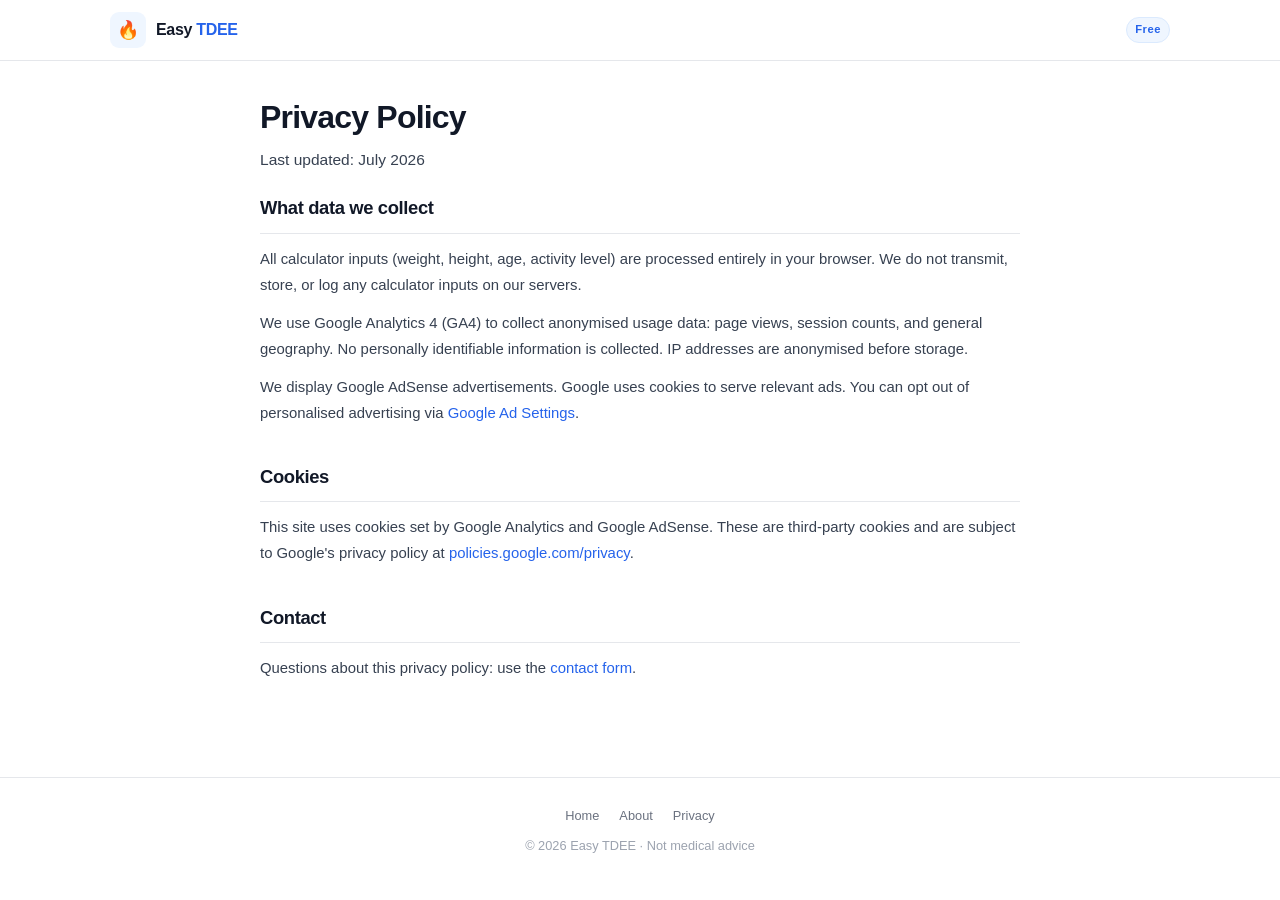
<file: privacy.html>
<!doctype html>
<html lang="en">
<head>
  <meta charset="utf-8">
  <meta name="viewport" content="width=device-width, initial-scale=1">
  <title>Privacy Policy — Easy TDEE</title>
  <meta name="description" content="Privacy policy for Easy TDEE. All calculations run in your browser. No personal data is stored or transmitted.">
  <link rel="canonical" href="https://easytdee.com/privacy.html">
  <link rel="stylesheet" href="/css/style.css">
</head>
<body>
  <header>
    <div class="header-inner">
      <a class="brand" href="/">
        <div class="brand-icon">🔥</div>
        <span class="brand-name">Easy <span>TDEE</span></span>
      </a>
      <span class="nav-tag">Free</span>
    </div>
  </header>

  <main class="container">
    <section class="page-intro">
      <h1>Privacy Policy</h1>
      <p>Last updated: July 2026</p>
    </section>

    <section class="content-section">
      <h2>What data we collect</h2>
      <p>All calculator inputs (weight, height, age, activity level) are processed entirely in your browser. We do not transmit, store, or log any calculator inputs on our servers.</p>
      <p>We use Google Analytics 4 (GA4) to collect anonymised usage data: page views, session counts, and general geography. No personally identifiable information is collected. IP addresses are anonymised before storage.</p>
      <p>We display Google AdSense advertisements. Google uses cookies to serve relevant ads. You can opt out of personalised advertising via <a href="https://adssettings.google.com" rel="noopener">Google Ad Settings</a>.</p>
    </section>

    <section class="content-section">
      <h2>Cookies</h2>
      <p>This site uses cookies set by Google Analytics and Google AdSense. These are third-party cookies and are subject to Google's privacy policy at <a href="https://policies.google.com/privacy" rel="noopener">policies.google.com/privacy</a>.</p>
    </section>

    <section class="content-section">
      <h2>Contact</h2>
      <p>Questions about this privacy policy: use the <a href="/about.html">contact form</a>.</p>
    </section>
  </main>

  <footer>
    <nav>
      <a href="/">Home</a>
      <a href="/about.html">About</a>
      <a href="/privacy.html">Privacy</a>
    </nav>
    <p>© 2026 Easy TDEE · Not medical advice</p>
  </footer>
</body>
</html>
</file>
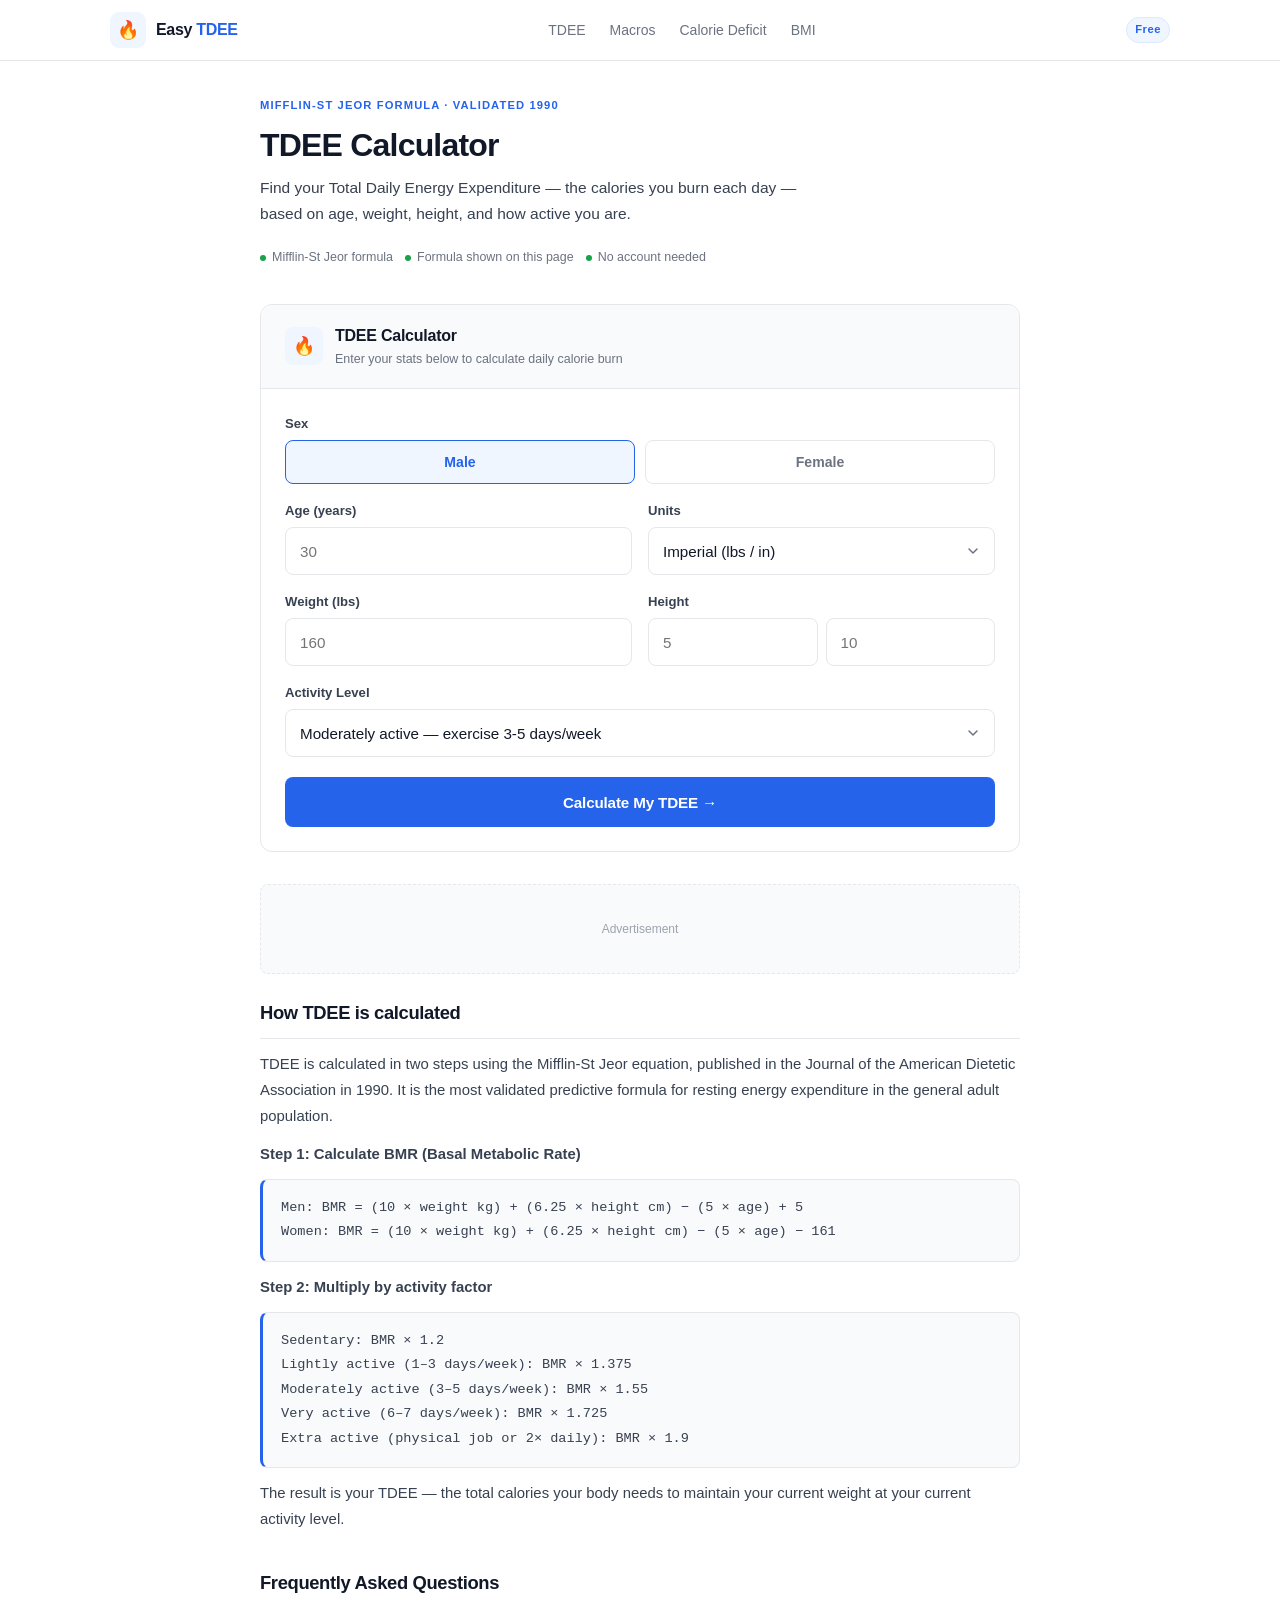
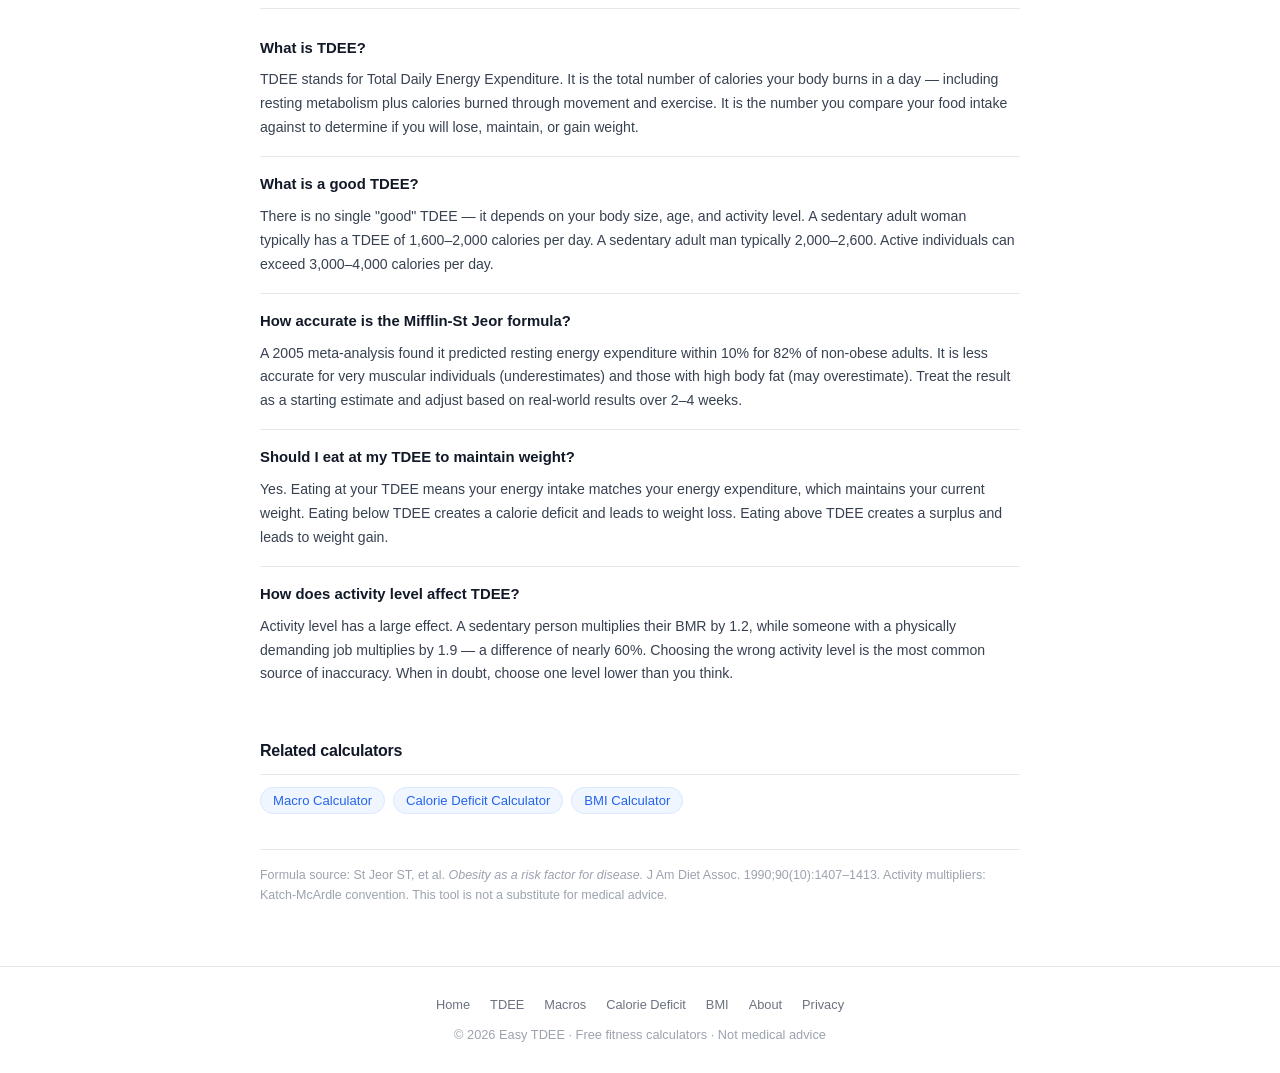
<file: tdee-calculator.html>
<!doctype html>
<html lang="en">
<head>
  <meta charset="utf-8">
  <meta name="viewport" content="width=device-width, initial-scale=1">
  <title>TDEE Calculator 2026 — Total Daily Energy Expenditure</title>
  <meta name="description" content="Calculate your Total Daily Energy Expenditure (TDEE) using the Mifflin-St Jeor formula. Enter age, weight, height, and activity level to get your daily calorie needs.">
  <link rel="canonical" href="https://easytdee.com/tdee-calculator.html">
  <link rel="stylesheet" href="/css/style.css">
  <script type="application/ld+json">
  {
    "@context": "https://schema.org",
    "@type": "WebApplication",
    "name": "TDEE Calculator",
    "url": "https://easytdee.com/tdee-calculator.html",
    "applicationCategory": "HealthApplication",
    "operatingSystem": "All",
    "description": "Free TDEE calculator using the Mifflin-St Jeor formula. Find your Total Daily Energy Expenditure based on age, weight, height, and activity level.",
    "offers": { "@type": "Offer", "price": "0", "priceCurrency": "USD" }
  }
  </script>
  <script type="application/ld+json">
  {
    "@context": "https://schema.org",
    "@type": "FAQPage",
    "mainEntity": [
      {
        "@type": "Question",
        "name": "What is TDEE?",
        "acceptedAnswer": {
          "@type": "Answer",
          "text": "TDEE stands for Total Daily Energy Expenditure. It is the total number of calories your body burns in a day, including your resting metabolism plus calories burned through activity. It is the number you compare your food intake against to determine if you will lose, maintain, or gain weight."
        }
      },
      {
        "@type": "Question",
        "name": "How is TDEE calculated?",
        "acceptedAnswer": {
          "@type": "Answer",
          "text": "TDEE is calculated in two steps. First, Basal Metabolic Rate (BMR) is estimated using the Mifflin-St Jeor formula: (10 × weight in kg) + (6.25 × height in cm) - (5 × age) + 5 for men, or -161 for women. Then BMR is multiplied by an activity factor: 1.2 for sedentary, 1.375 for lightly active, 1.55 for moderately active, 1.725 for very active, and 1.9 for extra active."
        }
      },
      {
        "@type": "Question",
        "name": "What is a good TDEE?",
        "acceptedAnswer": {
          "@type": "Answer",
          "text": "There is no single 'good' TDEE — it depends entirely on your body size, age, and activity level. A sedentary adult woman typically has a TDEE of 1,600–2,000 calories per day. A sedentary adult man typically 2,000–2,600. Active individuals can exceed 3,000–4,000 calories per day."
        }
      },
      {
        "@type": "Question",
        "name": "How accurate is the Mifflin-St Jeor formula?",
        "acceptedAnswer": {
          "@type": "Answer",
          "text": "The Mifflin-St Jeor formula is the most accurate predictive equation for most adults. A 2005 meta-analysis found it predicted resting energy expenditure within 10% for 82% of non-obese adults. It is less accurate for very muscular individuals (underestimates) and those with obesity (may overestimate). Treat the result as a starting estimate and adjust based on real-world results over 2–4 weeks."
        }
      },
      {
        "@type": "Question",
        "name": "Should I eat at my TDEE to maintain weight?",
        "acceptedAnswer": {
          "@type": "Answer",
          "text": "Yes. Eating at your TDEE means your energy intake matches your energy expenditure, which maintains your current weight. Eating below TDEE creates a deficit and leads to weight loss. Eating above TDEE creates a surplus and leads to weight gain."
        }
      }
    ]
  }
  </script>
</head>
<body>
  <header>
    <div class="header-inner">
      <a class="brand" href="/">
        <div class="brand-icon">🔥</div>
        <span class="brand-name">Easy <span>TDEE</span></span>
      </a>
      <nav class="nav-links">
        <a href="/tdee-calculator.html">TDEE</a>
        <a href="/macro-calculator.html">Macros</a>
        <a href="/calorie-deficit-calculator.html">Calorie Deficit</a>
        <a href="/bmi-calculator.html">BMI</a>
      </nav>
      <span class="nav-tag">Free</span>
    </div>
  </header>

  <main class="container">
    <section class="page-intro">
      <div class="hero-eyebrow">Mifflin-St Jeor formula · Validated 1990</div>
      <h1>TDEE Calculator</h1>
      <p>Find your Total Daily Energy Expenditure — the calories you burn each day — based on age, weight, height, and how active you are.</p>
    </section>

    <div class="trust-row">
      <span class="trust-badge">Mifflin-St Jeor formula</span>
      <span class="trust-badge">Formula shown on this page</span>
      <span class="trust-badge">No account needed</span>
    </div>

    <div class="calc-card">
      <div class="calc-header">
        <div class="calc-header-icon">🔥</div>
        <div>
          <h2>TDEE Calculator</h2>
          <p>Enter your stats below to calculate daily calorie burn</p>
        </div>
      </div>
      <div class="calc-body">
        <form id="tdeeForm" onsubmit="return false;">
          <div class="form-grid">
            <div class="form-group full">
              <label>Sex</label>
              <div class="radio-group">
                <div class="radio-btn">
                  <input type="radio" name="sex" id="male" value="male" checked>
                  <label for="male">Male</label>
                </div>
                <div class="radio-btn">
                  <input type="radio" name="sex" id="female" value="female">
                  <label for="female">Female</label>
                </div>
              </div>
            </div>

            <div class="form-group">
              <label for="age">Age (years)</label>
              <input type="number" id="age" min="15" max="100" placeholder="30" inputmode="numeric">
            </div>

            <div class="form-group">
              <label for="units">Units</label>
              <div class="select-wrap">
                <select id="units" onchange="toggleUnits()">
                  <option value="imperial">Imperial (lbs / in)</option>
                  <option value="metric">Metric (kg / cm)</option>
                </select>
              </div>
            </div>

            <div class="form-group" id="weightGroup">
              <label for="weight" id="weightLabel">Weight (lbs)</label>
              <input type="number" id="weight" min="50" max="700" placeholder="160" inputmode="decimal">
            </div>

            <div class="form-group" id="heightGroup">
              <label for="heightFt" id="heightLabel">Height</label>
              <div style="display:flex;gap:8px;" id="imperialHeight">
                <input type="number" id="heightFt" min="3" max="8" placeholder="5" style="width:50%;" inputmode="numeric">
                <input type="number" id="heightIn" min="0" max="11" placeholder="10" style="width:50%;" inputmode="numeric">
              </div>
              <input type="number" id="heightCm" min="100" max="250" placeholder="178" style="display:none;" inputmode="numeric">
            </div>

            <div class="form-group full">
              <label for="activity">Activity Level</label>
              <div class="select-wrap">
                <select id="activity">
                  <option value="1.2">Sedentary — desk job, little to no exercise</option>
                  <option value="1.375">Lightly active — light exercise 1-3 days/week</option>
                  <option value="1.55" selected>Moderately active — exercise 3-5 days/week</option>
                  <option value="1.725">Very active — hard exercise 6-7 days/week</option>
                  <option value="1.9">Extra active — physical job or 2x training daily</option>
                </select>
              </div>
            </div>
          </div>

          <button class="btn" onclick="calculateTDEE()">Calculate My TDEE →</button>
        </form>

        <div class="result-box" id="resultBox">
          <div class="result-headline">Your Total Daily Energy Expenditure</div>
          <div class="result-number" id="tdeeResult">—</div>
          <div class="result-unit">calories per day</div>

          <div class="result-breakdown">
            <div class="breakdown-row">
              <span class="breakdown-label">Basal Metabolic Rate (BMR)</span>
              <span class="breakdown-value" id="bmrResult">—</span>
            </div>
            <div class="breakdown-row">
              <span class="breakdown-label">Activity multiplier</span>
              <span class="breakdown-value" id="activityResult">—</span>
            </div>
            <div class="breakdown-row">
              <span class="breakdown-label">Weight loss target (−500 cal/day)</span>
              <span class="breakdown-value" id="deficitResult">—</span>
            </div>
            <div class="breakdown-row">
              <span class="breakdown-label">Weight gain target (+300 cal/day)</span>
              <span class="breakdown-value" id="surplusResult">—</span>
            </div>
          </div>
        </div>
      </div>
    </div>

    <!-- Ad unit -->
    <div class="ad-unit">Advertisement</div>

    <section class="content-section">
      <h2>How TDEE is calculated</h2>
      <p>TDEE is calculated in two steps using the Mifflin-St Jeor equation, published in the Journal of the American Dietetic Association in 1990. It is the most validated predictive formula for resting energy expenditure in the general adult population.</p>

      <p><strong>Step 1: Calculate BMR (Basal Metabolic Rate)</strong></p>
      <div class="formula-box">
        Men: BMR = (10 × weight kg) + (6.25 × height cm) − (5 × age) + 5<br>
        Women: BMR = (10 × weight kg) + (6.25 × height cm) − (5 × age) − 161
      </div>

      <p><strong>Step 2: Multiply by activity factor</strong></p>
      <div class="formula-box">
        Sedentary: BMR × 1.2<br>
        Lightly active (1–3 days/week): BMR × 1.375<br>
        Moderately active (3–5 days/week): BMR × 1.55<br>
        Very active (6–7 days/week): BMR × 1.725<br>
        Extra active (physical job or 2× daily): BMR × 1.9
      </div>

      <p>The result is your TDEE — the total calories your body needs to maintain your current weight at your current activity level.</p>
    </section>

    <section class="content-section">
      <h2>Frequently Asked Questions</h2>
      <ul class="faq-list">
        <li class="faq-item">
          <div class="faq-question">What is TDEE?</div>
          <div class="faq-answer">TDEE stands for Total Daily Energy Expenditure. It is the total number of calories your body burns in a day — including resting metabolism plus calories burned through movement and exercise. It is the number you compare your food intake against to determine if you will lose, maintain, or gain weight.</div>
        </li>
        <li class="faq-item">
          <div class="faq-question">What is a good TDEE?</div>
          <div class="faq-answer">There is no single "good" TDEE — it depends on your body size, age, and activity level. A sedentary adult woman typically has a TDEE of 1,600–2,000 calories per day. A sedentary adult man typically 2,000–2,600. Active individuals can exceed 3,000–4,000 calories per day.</div>
        </li>
        <li class="faq-item">
          <div class="faq-question">How accurate is the Mifflin-St Jeor formula?</div>
          <div class="faq-answer">A 2005 meta-analysis found it predicted resting energy expenditure within 10% for 82% of non-obese adults. It is less accurate for very muscular individuals (underestimates) and those with high body fat (may overestimate). Treat the result as a starting estimate and adjust based on real-world results over 2–4 weeks.</div>
        </li>
        <li class="faq-item">
          <div class="faq-question">Should I eat at my TDEE to maintain weight?</div>
          <div class="faq-answer">Yes. Eating at your TDEE means your energy intake matches your energy expenditure, which maintains your current weight. Eating below TDEE creates a calorie deficit and leads to weight loss. Eating above TDEE creates a surplus and leads to weight gain.</div>
        </li>
        <li class="faq-item">
          <div class="faq-question">How does activity level affect TDEE?</div>
          <div class="faq-answer">Activity level has a large effect. A sedentary person multiplies their BMR by 1.2, while someone with a physically demanding job multiplies by 1.9 — a difference of nearly 60%. Choosing the wrong activity level is the most common source of inaccuracy. When in doubt, choose one level lower than you think.</div>
        </li>
      </ul>
    </section>

    <section class="related-tools content-section">
      <h2>Related calculators</h2>
      <ul class="related-list">
        <li><a href="/macro-calculator.html">Macro Calculator</a></li>
        <li><a href="/calorie-deficit-calculator.html">Calorie Deficit Calculator</a></li>
        <li><a href="/bmi-calculator.html">BMI Calculator</a></li>
      </ul>
    </section>

    <p class="source-note">
      Formula source: St Jeor ST, et al. <em>Obesity as a risk factor for disease.</em> J Am Diet Assoc. 1990;90(10):1407–1413.
      Activity multipliers: Katch-McArdle convention. This tool is not a substitute for medical advice.
    </p>
  </main>

  <footer>
    <nav>
      <a href="/">Home</a>
      <a href="/tdee-calculator.html">TDEE</a>
      <a href="/macro-calculator.html">Macros</a>
      <a href="/calorie-deficit-calculator.html">Calorie Deficit</a>
      <a href="/bmi-calculator.html">BMI</a>
      <a href="/about.html">About</a>
      <a href="/privacy.html">Privacy</a>
    </nav>
    <p>© 2026 Easy TDEE · Free fitness calculators · Not medical advice</p>
  </footer>

  <script>
    function toggleUnits() {
      const u = document.getElementById('units').value;
      const isImperial = u === 'imperial';
      document.getElementById('weightLabel').textContent = isImperial ? 'Weight (lbs)' : 'Weight (kg)';
      document.getElementById('imperialHeight').style.display = isImperial ? 'flex' : 'none';
      document.getElementById('heightCm').style.display = isImperial ? 'none' : 'block';
      document.getElementById('weight').placeholder = isImperial ? '160' : '73';
    }

    function getInputs() {
      const sex = document.querySelector('input[name="sex"]:checked').value;
      const age = parseFloat(document.getElementById('age').value);
      const units = document.getElementById('units').value;
      const activity = parseFloat(document.getElementById('activity').value);
      let weightKg, heightCm;

      if (units === 'imperial') {
        const lbs = parseFloat(document.getElementById('weight').value);
        const ft = parseFloat(document.getElementById('heightFt').value) || 0;
        const inches = parseFloat(document.getElementById('heightIn').value) || 0;
        weightKg = lbs / 2.20462;
        heightCm = (ft * 12 + inches) * 2.54;
      } else {
        weightKg = parseFloat(document.getElementById('weight').value);
        heightCm = parseFloat(document.getElementById('heightCm').value);
      }

      return { sex, age, weightKg, heightCm, activity };
    }

    function calculateTDEE() {
      const { sex, age, weightKg, heightCm, activity } = getInputs();

      if (!age || !weightKg || !heightCm || isNaN(weightKg) || isNaN(heightCm)) {
        alert('Please fill in all fields before calculating.');
        return;
      }

      // Mifflin-St Jeor BMR
      let bmr = (10 * weightKg) + (6.25 * heightCm) - (5 * age);
      bmr += sex === 'male' ? 5 : -161;

      const tdee = bmr * activity;

      document.getElementById('bmrResult').textContent = Math.round(bmr).toLocaleString() + ' cal/day';
      document.getElementById('activityResult').textContent = '× ' + activity.toFixed(3);
      document.getElementById('tdeeResult').textContent = Math.round(tdee).toLocaleString();
      document.getElementById('deficitResult').textContent = Math.round(tdee - 500).toLocaleString() + ' cal/day';
      document.getElementById('surplusResult').textContent = Math.round(tdee + 300).toLocaleString() + ' cal/day';

      const box = document.getElementById('resultBox');
      box.classList.add('visible');
      box.scrollIntoView({ behavior: 'smooth', block: 'nearest' });
    }
  </script>
</body>
</html>
</file>
<file: css/style.css>
:root {
  /* Refined Utility palette -- health/fitness niche */
  --blue: #2563EB;
  --blue-dark: #1d4ed8;
  --blue-light: #eff6ff;
  --blue-mid: #dbeafe;
  --ink: #111827;
  --ink-mid: #374151;
  --ink-soft: #6b7280;
  --ink-faint: #9ca3af;
  --surface: #ffffff;
  --surface-2: #f9fafb;
  --border: #e5e7eb;
  --green: #16a34a;
  --green-light: #f0fdf4;
  --radius: 12px;
  --radius-sm: 8px;
}

*, *::before, *::after { box-sizing: border-box; margin: 0; padding: 0; }

html { font-size: 16px; scroll-behavior: smooth; }

body {
  font-family: -apple-system, BlinkMacSystemFont, "Segoe UI", Roboto, "Helvetica Neue", Arial, sans-serif;
  color: var(--ink);
  background: var(--surface);
  line-height: 1.6;
  -webkit-font-smoothing: antialiased;
}

a { color: var(--blue); text-decoration: none; }
a:hover { text-decoration: underline; }

/* ─── HEADER ─── */
header {
  background: var(--surface);
  border-bottom: 1px solid var(--border);
  position: sticky;
  top: 0;
  z-index: 100;
}

.header-inner {
  max-width: 1100px;
  margin: 0 auto;
  padding: 0 20px;
  height: 60px;
  display: flex;
  align-items: center;
  justify-content: space-between;
}

.brand {
  display: flex;
  align-items: center;
  gap: 10px;
  text-decoration: none;
  color: var(--ink);
}

.brand-icon {
  width: 36px;
  height: 36px;
  background: var(--blue-light);
  border-radius: 9px;
  display: flex;
  align-items: center;
  justify-content: center;
  font-size: 18px;
}

.brand-name {
  font-size: 1rem;
  font-weight: 700;
  letter-spacing: -0.02em;
  color: var(--ink);
}

.brand-name span { color: var(--blue); }

.nav-links {
  display: flex;
  align-items: center;
  gap: 24px;
  font-size: 0.875rem;
}

.nav-links a {
  color: var(--ink-soft);
  font-weight: 500;
}

.nav-links a:hover { color: var(--blue); text-decoration: none; }

.nav-tag {
  font-size: 0.7rem;
  font-weight: 700;
  letter-spacing: 0.05em;
  color: var(--blue);
  background: var(--blue-light);
  padding: 3px 8px;
  border-radius: 20px;
  border: 1px solid var(--blue-mid);
}

/* ─── CONTAINER ─── */
.container {
  max-width: 800px;
  margin: 0 auto;
  padding: 0 20px 60px;
}

.container-wide {
  max-width: 1100px;
  margin: 0 auto;
  padding: 0 20px 60px;
}

/* ─── HERO / INTRO ─── */
.hero-eyebrow {
  font-size: 0.7rem;
  font-weight: 700;
  letter-spacing: 0.1em;
  text-transform: uppercase;
  color: var(--blue);
  margin-bottom: 10px;
}

.intro {
  padding: 40px 0 24px;
}

.intro h1 {
  font-size: clamp(1.6rem, 4vw, 2.2rem);
  font-weight: 800;
  letter-spacing: -0.025em;
  line-height: 1.2;
  color: var(--ink);
  margin-bottom: 12px;
}

.intro p {
  font-size: 1.05rem;
  color: var(--ink-mid);
  max-width: 540px;
  line-height: 1.7;
}

/* ─── TRUST ROW ─── */
.trust-row {
  display: flex;
  flex-wrap: wrap;
  gap: 12px;
  margin-bottom: 36px;
}

.trust-badge {
  display: flex;
  align-items: center;
  gap: 6px;
  font-size: 0.78rem;
  font-weight: 500;
  color: var(--ink-soft);
}

.trust-badge::before {
  content: '';
  display: block;
  width: 6px;
  height: 6px;
  border-radius: 50%;
  background: var(--green);
  flex-shrink: 0;
}

/* ─── TOOL GRID (homepage) ─── */
.tool-grid {
  display: grid;
  grid-template-columns: 1fr 1fr;
  gap: 16px;
  margin-bottom: 48px;
}

@media (max-width: 600px) { .tool-grid { grid-template-columns: 1fr; } }

.tool-card {
  display: flex;
  align-items: flex-start;
  gap: 14px;
  padding: 20px;
  border: 1.5px solid var(--border);
  border-radius: var(--radius);
  color: var(--ink);
  text-decoration: none;
  background: var(--surface);
  transition: border-color 0.15s, box-shadow 0.15s, transform 0.15s;
}

.tool-card:hover {
  border-color: var(--blue);
  box-shadow: 0 4px 16px rgba(37,99,235,0.10);
  transform: translateY(-1px);
  text-decoration: none;
}

.tool-icon {
  width: 44px;
  height: 44px;
  background: var(--blue-light);
  border-radius: 10px;
  display: flex;
  align-items: center;
  justify-content: center;
  font-size: 20px;
  flex-shrink: 0;
}

.tool-card h3 {
  font-size: 0.95rem;
  font-weight: 700;
  letter-spacing: -0.01em;
  margin-bottom: 4px;
  color: var(--ink);
}

.tool-card p {
  font-size: 0.82rem;
  color: var(--ink-soft);
  line-height: 1.5;
}

/* ─── CALCULATOR CARD ─── */
.calc-card {
  background: var(--surface);
  border: 1.5px solid var(--border);
  border-radius: var(--radius);
  overflow: hidden;
  margin-bottom: 32px;
}

.calc-header {
  display: flex;
  align-items: center;
  gap: 12px;
  padding: 18px 24px;
  border-bottom: 1px solid var(--border);
  background: var(--surface-2);
}

.calc-header-icon {
  width: 38px;
  height: 38px;
  background: var(--blue-light);
  border-radius: 8px;
  display: flex;
  align-items: center;
  justify-content: center;
  font-size: 18px;
}

.calc-header h2 {
  font-size: 1rem;
  font-weight: 700;
  letter-spacing: -0.015em;
  color: var(--ink);
}

.calc-header p {
  font-size: 0.78rem;
  color: var(--ink-soft);
  margin-top: 2px;
}

.calc-body { padding: 24px; }

/* ─── FORM ─── */
.form-grid {
  display: grid;
  grid-template-columns: 1fr 1fr;
  gap: 16px;
  margin-bottom: 20px;
}

@media (max-width: 520px) { .form-grid { grid-template-columns: 1fr; } }

.form-group { display: flex; flex-direction: column; gap: 6px; }
.form-group.full { grid-column: 1 / -1; }

label {
  font-size: 0.82rem;
  font-weight: 600;
  color: var(--ink-mid);
}

input[type="number"],
input[type="text"],
select {
  width: 100%;
  height: 48px;
  padding: 0 14px;
  border: 1.5px solid var(--border);
  border-radius: var(--radius-sm);
  font-size: 0.95rem;
  color: var(--ink);
  background: var(--surface);
  appearance: none;
  -webkit-appearance: none;
  transition: border-color 0.15s, box-shadow 0.15s;
}

input:focus, select:focus {
  outline: none;
  border-color: var(--blue);
  box-shadow: 0 0 0 3px rgba(37,99,235,0.10);
}

.select-wrap { position: relative; }

.select-wrap::after {
  content: '';
  position: absolute;
  right: 14px;
  top: 50%;
  transform: translateY(-50%);
  width: 16px;
  height: 16px;
  background-image: url("data:image/svg+xml,%3Csvg xmlns='http://www.w3.org/2000/svg' fill='none' viewBox='0 0 16 16'%3E%3Cpath stroke='%236b7280' stroke-linecap='round' stroke-linejoin='round' stroke-width='1.5' d='m4 6 4 4 4-4'/%3E%3C/svg%3E");
  pointer-events: none;
}

.select-wrap select { padding-right: 36px; cursor: pointer; }

.radio-group {
  display: flex;
  gap: 10px;
}

.radio-btn {
  flex: 1;
  position: relative;
}

.radio-btn input { position: absolute; opacity: 0; width: 0; height: 0; }

.radio-btn label {
  display: flex;
  align-items: center;
  justify-content: center;
  height: 44px;
  border: 1.5px solid var(--border);
  border-radius: var(--radius-sm);
  font-size: 0.88rem;
  font-weight: 600;
  color: var(--ink-soft);
  cursor: pointer;
  transition: all 0.15s;
}

.radio-btn input:checked + label {
  border-color: var(--blue);
  background: var(--blue-light);
  color: var(--blue);
}

/* ─── BUTTON ─── */
.btn {
  display: block;
  width: 100%;
  height: 50px;
  background: var(--blue);
  color: #fff;
  font-size: 0.95rem;
  font-weight: 600;
  letter-spacing: -0.01em;
  border: none;
  border-radius: var(--radius-sm);
  cursor: pointer;
  transition: background 0.15s;
}

.btn:hover { background: var(--blue-dark); }

/* ─── RESULT BOX ─── */
.result-box {
  display: none;
  background: linear-gradient(135deg, var(--blue-light) 0%, var(--blue-mid) 100%);
  border: 1.5px solid var(--blue-mid);
  border-radius: var(--radius);
  padding: 24px;
  margin-top: 20px;
}

.result-box.visible { display: block; }

.result-headline {
  font-size: 0.75rem;
  font-weight: 700;
  letter-spacing: 0.08em;
  text-transform: uppercase;
  color: var(--blue);
  margin-bottom: 8px;
}

.result-number {
  font-size: clamp(2rem, 5vw, 2.8rem);
  font-weight: 800;
  letter-spacing: -0.03em;
  color: var(--ink);
  line-height: 1;
  margin-bottom: 4px;
}

.result-unit {
  font-size: 0.85rem;
  color: var(--ink-soft);
  margin-bottom: 20px;
}

.result-breakdown {
  background: rgba(255,255,255,0.7);
  border-radius: var(--radius-sm);
  padding: 16px;
}

.breakdown-row {
  display: flex;
  justify-content: space-between;
  align-items: center;
  padding: 7px 0;
  font-size: 0.875rem;
  border-bottom: 1px solid rgba(37,99,235,0.08);
}

.breakdown-row:last-child { border-bottom: none; }

.breakdown-label { color: var(--ink-mid); }
.breakdown-value { font-weight: 700; color: var(--ink); }

/* macro result grid */
.macro-grid {
  display: grid;
  grid-template-columns: repeat(3, 1fr);
  gap: 10px;
  margin-bottom: 16px;
}

.macro-tile {
  background: rgba(255,255,255,0.7);
  border-radius: var(--radius-sm);
  padding: 12px 14px;
  text-align: center;
}

.macro-tile-label {
  font-size: 0.72rem;
  font-weight: 700;
  letter-spacing: 0.06em;
  text-transform: uppercase;
  color: var(--ink-soft);
  margin-bottom: 4px;
}

.macro-tile-value {
  font-size: 1.4rem;
  font-weight: 800;
  letter-spacing: -0.02em;
  color: var(--ink);
}

.macro-tile-unit {
  font-size: 0.72rem;
  color: var(--ink-faint);
}

/* ─── CONTENT SECTIONS ─── */
.content-section {
  margin-bottom: 36px;
}

.content-section h2 {
  font-size: 1.15rem;
  font-weight: 700;
  letter-spacing: -0.02em;
  color: var(--ink);
  margin-bottom: 12px;
  padding-bottom: 10px;
  border-bottom: 1px solid var(--border);
}

.content-section p { color: var(--ink-mid); font-size: 0.93rem; line-height: 1.75; margin-bottom: 12px; }

.formula-box {
  background: var(--surface-2);
  border: 1px solid var(--border);
  border-left: 3px solid var(--blue);
  border-radius: var(--radius-sm);
  padding: 16px 18px;
  margin: 12px 0;
  font-family: "Courier New", monospace;
  font-size: 0.85rem;
  color: var(--ink-mid);
  line-height: 1.8;
}

/* ─── FAQ ─── */
.faq-list { list-style: none; }

.faq-item {
  border-bottom: 1px solid var(--border);
  padding: 16px 0;
}

.faq-item:last-child { border-bottom: none; }

.faq-question {
  font-size: 0.93rem;
  font-weight: 700;
  color: var(--ink);
  margin-bottom: 8px;
}

.faq-answer {
  font-size: 0.88rem;
  color: var(--ink-mid);
  line-height: 1.7;
}

/* ─── RELATED TOOLS ─── */
.related-tools h2 {
  font-size: 1rem;
  font-weight: 700;
  letter-spacing: -0.015em;
  margin-bottom: 12px;
  color: var(--ink);
}

.related-list {
  display: flex;
  flex-wrap: wrap;
  gap: 8px;
  list-style: none;
}

.related-list a {
  font-size: 0.82rem;
  font-weight: 500;
  color: var(--blue);
  background: var(--blue-light);
  padding: 5px 12px;
  border-radius: 20px;
  border: 1px solid var(--blue-mid);
  text-decoration: none;
}

.related-list a:hover { background: var(--blue-mid); text-decoration: none; }

/* ─── SOURCE NOTE ─── */
.source-note {
  font-size: 0.78rem;
  color: var(--ink-faint);
  margin-top: 16px;
  padding-top: 16px;
  border-top: 1px solid var(--border);
}

.source-note a { color: var(--ink-faint); text-decoration: underline; }

/* ─── PAGE TITLE AREA ─── */
.page-intro {
  padding: 36px 0 20px;
}

.page-intro h1 {
  font-size: clamp(1.5rem, 3.5vw, 2rem);
  font-weight: 800;
  letter-spacing: -0.025em;
  line-height: 1.25;
  margin-bottom: 10px;
}

.page-intro p {
  font-size: 0.97rem;
  color: var(--ink-mid);
  max-width: 560px;
  line-height: 1.7;
}

/* ─── AD PLACEHOLDERS ─── */
.ad-unit {
  background: var(--surface-2);
  border: 1px dashed var(--border);
  border-radius: var(--radius-sm);
  min-height: 90px;
  display: flex;
  align-items: center;
  justify-content: center;
  font-size: 0.75rem;
  color: var(--ink-faint);
  margin: 24px 0;
}

/* ─── FOOTER ─── */
footer {
  border-top: 1px solid var(--border);
  padding: 28px 20px;
  text-align: center;
  font-size: 0.8rem;
  color: var(--ink-faint);
}

footer nav {
  display: flex;
  justify-content: center;
  gap: 20px;
  margin-bottom: 10px;
  flex-wrap: wrap;
}

footer nav a { color: var(--ink-soft); }
footer nav a:hover { color: var(--blue); text-decoration: none; }

/* ─── UTILITY ─── */
.mt-8 { margin-top: 8px; }
.mt-16 { margin-top: 16px; }
.mt-24 { margin-top: 24px; }

@media (max-width: 480px) {
  .calc-body { padding: 18px 16px; }
  .calc-header { padding: 14px 16px; }
  .nav-links { display: none; }
}
</file>
